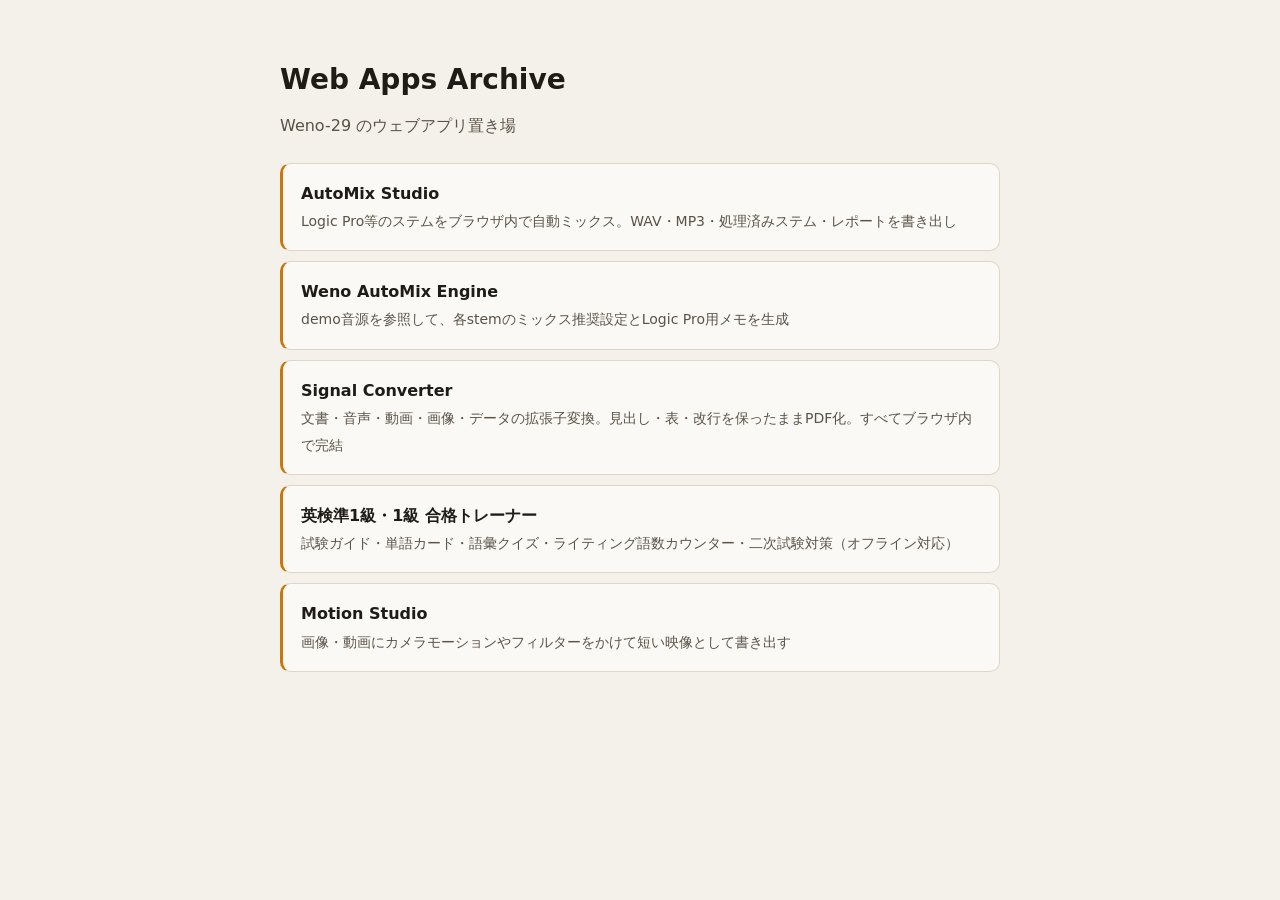
<file: index.html>
<!doctype html>
<html lang="ja">
<head>
  <meta charset="utf-8">
  <meta name="viewport" content="width=device-width, initial-scale=1">
  <title>Web Apps Archive</title>
  <style>
    :root { --bg:#121212; --panel:#1c1b19; --line:#2f2d29; --ink:#ece7df; --ink-2:#b3ab9f; --accent:#f2a33a; }
    @media (prefers-color-scheme: light) {
      :root { --bg:#f4f1ea; --panel:#fbf9f5; --line:#ddd6c9; --ink:#1f1b16; --ink-2:#5a5247; --accent:#c9760a; }
    }
    * { box-sizing: border-box; }
    body { margin:0; background:var(--bg); color:var(--ink); font-family:system-ui,-apple-system,'Hiragino Sans',sans-serif; line-height:1.7; }
    main { width:min(720px, 100% - 32px); margin:0 auto; padding:56px 0; }
    h1 { font-size:28px; margin:0 0 8px; }
    p { color:var(--ink-2); margin:0 0 24px; }
    ul { list-style:none; padding:0; margin:0; display:grid; gap:10px; }
    a.card { display:block; padding:16px 18px; background:var(--panel); border:1px solid var(--line); border-left:3px solid var(--accent); border-radius:10px; color:inherit; text-decoration:none; }
    a.card:hover { border-color:var(--accent); }
    a.card b { display:block; font-size:16px; }
    a.card span { color:var(--ink-2); font-size:14px; }
  </style>
</head>
<body>
  <main>
    <h1>Web Apps Archive</h1>
    <p>Weno-29 のウェブアプリ置き場</p>
    <ul>
      <li><a class="card" href="./automix-studio/"><b>AutoMix Studio</b><span>Logic Pro等のステムをブラウザ内で自動ミックス。WAV・MP3・処理済みステム・レポートを書き出し</span></a></li>
      <li><a class="card" href="./weno-automix/"><b>Weno AutoMix Engine</b><span>demo音源を参照して、各stemのミックス推奨設定とLogic Pro用メモを生成</span></a></li>
      <li><a class="card" href="./signal-converter/"><b>Signal Converter</b><span>文書・音声・動画・画像・データの拡張子変換。見出し・表・改行を保ったままPDF化。すべてブラウザ内で完結</span></a></li>
      <li><a class="card" href="./eiken-trainer/"><b>英検準1級・1級 合格トレーナー</b><span>試験ガイド・単語カード・語彙クイズ・ライティング語数カウンター・二次試験対策（オフライン対応）</span></a></li>
      <li><a class="card" href="./motion-studio/"><b>Motion Studio</b><span>画像・動画にカメラモーションやフィルターをかけて短い映像として書き出す</span></a></li>
    </ul>
  </main>
</body>
</html>
</file>
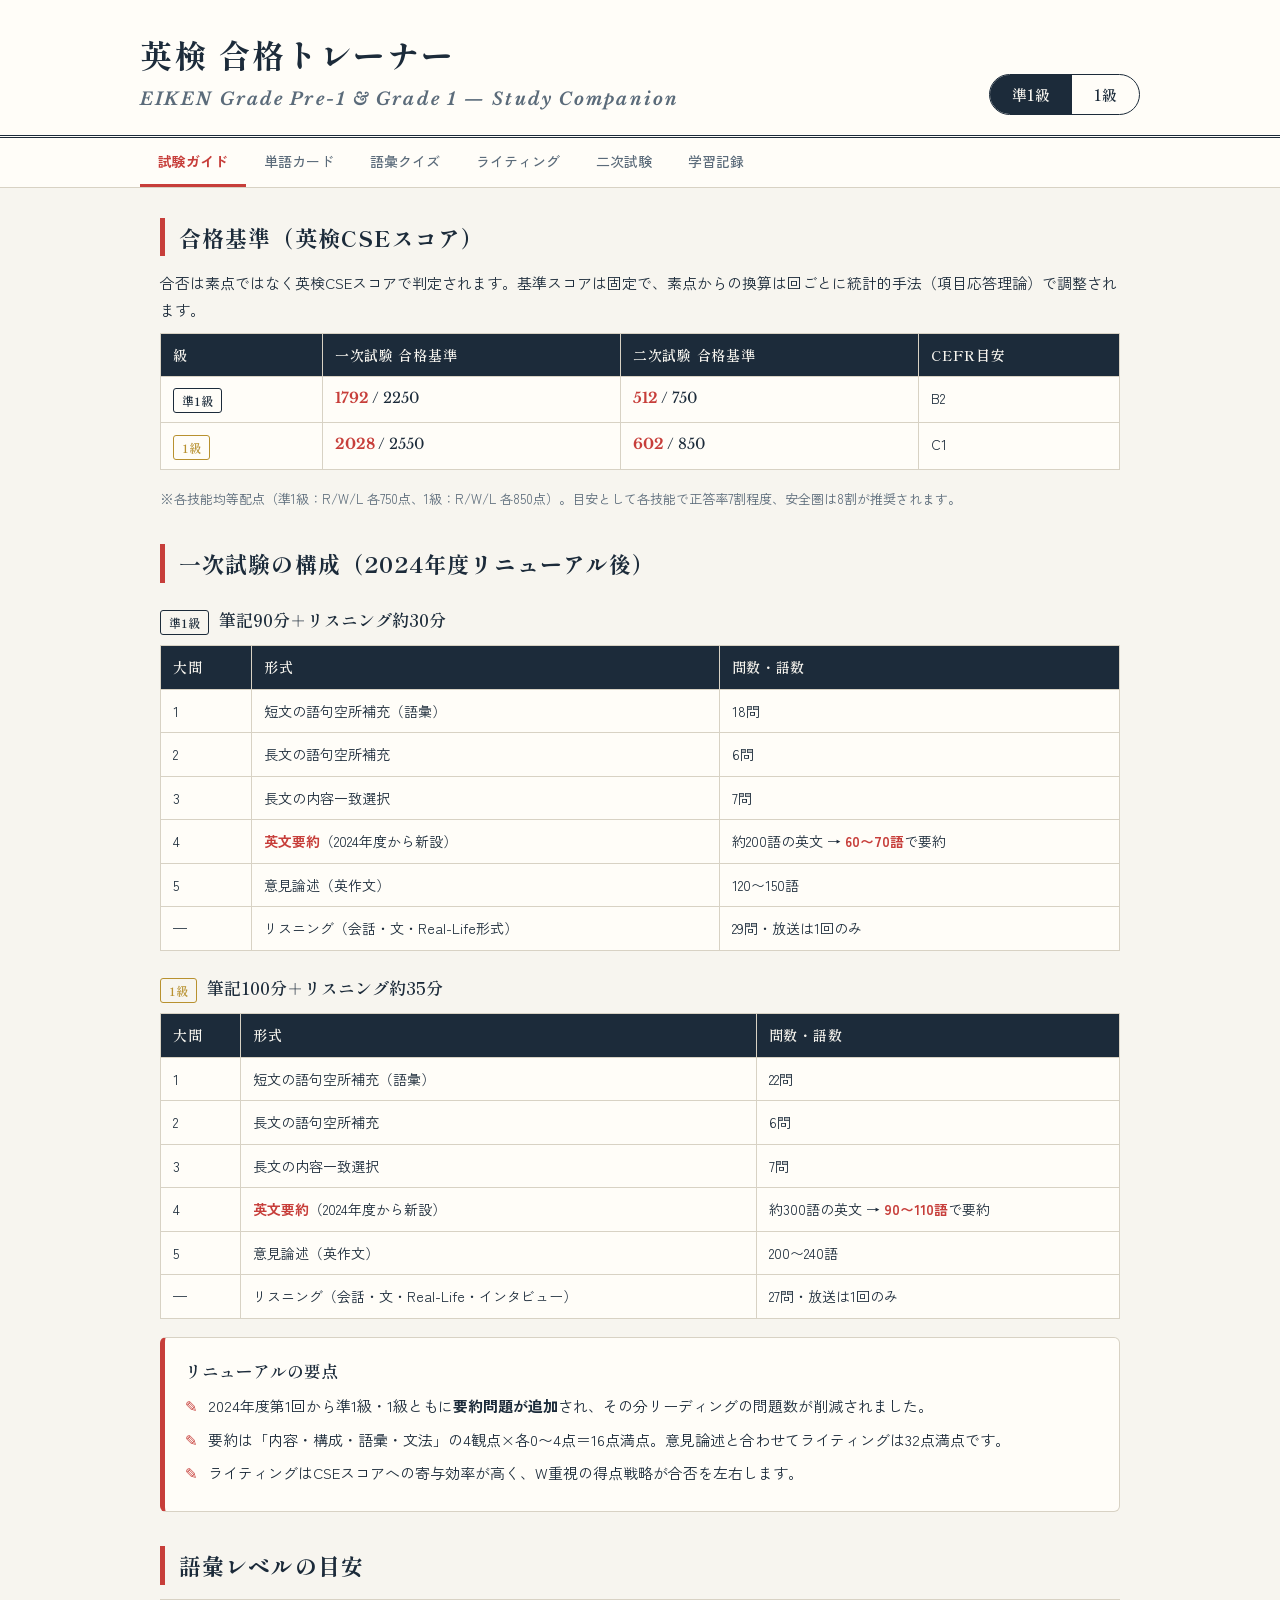
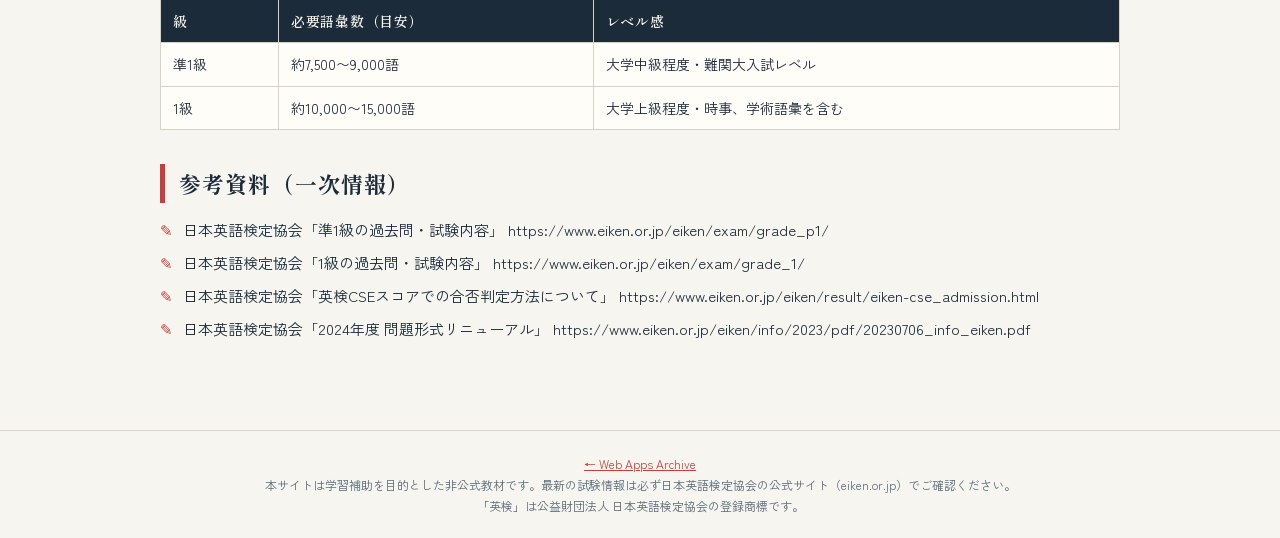
<file: eiken-trainer/index.html>
<!DOCTYPE html>
<html lang="ja">
<head>
<meta charset="UTF-8">
<meta name="viewport" content="width=device-width, initial-scale=1.0">
<title>英検準1級・1級 合格トレーナー</title>
<meta name="description" content="英検準1級・1級の試験ガイド、単語カード、語彙クイズ、ライティング語数カウンター、二次試験対策をまとめた学習Webアプリ">
<meta name="theme-color" content="#1c2b3a">
<link rel="manifest" href="./manifest.json">
<link rel="icon" href="./icon.svg" type="image/svg+xml">
<link rel="apple-touch-icon" href="./icon-192.png">
<meta name="apple-mobile-web-app-capable" content="yes">
<meta name="apple-mobile-web-app-title" content="英検トレーナー">
<link rel="preconnect" href="https://fonts.googleapis.com">
<link href="https://fonts.googleapis.com/css2?family=Shippori+Mincho:wght@500;600;800&family=Zen+Kaku+Gothic+New:wght@400;500;700&family=Libre+Baskerville:ital@0;1&display=swap" rel="stylesheet">
<style>
:root{
  --ink:#1c2b3a;        /* 墨紺 */
  --paper:#f7f5ef;      /* 和紙 */
  --card:#fffdf8;
  --akapen:#c73e3a;     /* 朱・赤ペン */
  --akapen-soft:#f3ded9;
  --gold:#b8912f;       /* 1級バッジ */
  --sub:#5b6b7a;        /* 藍鼠 */
  --line:#d8d2c4;
  --ok:#2e7d5b;
  --serif:"Shippori Mincho",serif;
  --sans:"Zen Kaku Gothic New",sans-serif;
  --en:"Libre Baskerville",Georgia,serif;
}
*{margin:0;padding:0;box-sizing:border-box}
html{scroll-behavior:smooth}
body{background:var(--paper);color:var(--ink);font-family:var(--sans);line-height:1.75;font-size:15px}
@media(prefers-reduced-motion:reduce){*{animation:none!important;transition:none!important}}

/* ---------- header ---------- */
header{border-bottom:3px double var(--ink);background:var(--card);padding:26px 20px 20px}
.hwrap{max-width:1000px;margin:0 auto;display:flex;flex-wrap:wrap;align-items:flex-end;justify-content:space-between;gap:16px}
h1{font-family:var(--serif);font-weight:800;font-size:clamp(22px,4vw,32px);letter-spacing:.06em}
h1 .en{font-family:var(--en);font-style:italic;font-size:.55em;color:var(--sub);display:block;letter-spacing:.12em;margin-top:2px}
.lv-toggle{display:flex;border:1.5px solid var(--ink);border-radius:999px;overflow:hidden}
.lv-toggle button{border:0;background:transparent;padding:9px 22px;font-family:var(--serif);font-size:15px;font-weight:600;cursor:pointer;color:var(--ink);transition:background .15s}
.lv-toggle button.active{background:var(--ink);color:var(--paper)}
.lv-toggle button.g1.active{background:var(--gold)}
nav{background:var(--card);border-bottom:1px solid var(--line);position:sticky;top:0;z-index:10}
.nwrap{max-width:1000px;margin:0 auto;display:flex;overflow-x:auto}
nav button{border:0;background:transparent;padding:13px 18px;font-family:var(--sans);font-size:14px;font-weight:500;color:var(--sub);cursor:pointer;white-space:nowrap;border-bottom:3px solid transparent}
nav button.active{color:var(--akapen);border-bottom-color:var(--akapen);font-weight:700}
nav button:focus-visible,.lv-toggle button:focus-visible,button:focus-visible{outline:2px solid var(--akapen);outline-offset:2px}

main{max-width:1000px;margin:0 auto;padding:30px 20px 80px}
section{display:none}
section.show{display:block;animation:fade .3s ease}
@keyframes fade{from{opacity:0;transform:translateY(6px)}to{opacity:1;transform:none}}

h2{font-family:var(--serif);font-size:22px;font-weight:800;letter-spacing:.05em;margin:34px 0 14px;padding-left:14px;border-left:5px solid var(--akapen)}
h2:first-child{margin-top:0}
h3{font-family:var(--serif);font-size:17px;font-weight:600;margin:22px 0 8px}
p{margin-bottom:10px}
.note{font-size:13px;color:var(--sub)}
.lvtag{display:inline-block;font-family:var(--serif);font-size:12px;font-weight:600;border:1.2px solid var(--ink);border-radius:3px;padding:1px 8px;margin-right:6px;vertical-align:middle}
.lvtag.g1{border-color:var(--gold);color:var(--gold)}

table{width:100%;border-collapse:collapse;background:var(--card);margin:10px 0 18px;font-size:14px}
th,td{border:1px solid var(--line);padding:9px 12px;text-align:left;vertical-align:top}
th{background:var(--ink);color:var(--paper);font-family:var(--serif);font-weight:600;letter-spacing:.05em}
td b{color:var(--akapen)}
.score{font-family:var(--en);font-size:1.05em}

.box{background:var(--card);border:1px solid var(--line);border-radius:6px;padding:18px 20px;margin:12px 0}
.box.red{border-left:5px solid var(--akapen)}
ul.tips{list-style:none}
ul.tips li{padding-left:1.5em;position:relative;margin-bottom:7px}
ul.tips li::before{content:"✎";color:var(--akapen);position:absolute;left:0}

/* ---------- 単語カード (ring-bound card) ---------- */
.cardzone{display:flex;flex-direction:column;align-items:center;margin-top:18px}
.wcard{width:min(480px,92vw);height:280px;perspective:1200px;cursor:pointer}
.wcard-inner{position:relative;width:100%;height:100%;transition:transform .5s;transform-style:preserve-3d}
.wcard.flipped .wcard-inner{transform:rotateX(180deg)}
.face{position:absolute;inset:0;backface-visibility:hidden;background:var(--card);border:1.5px solid var(--ink);border-radius:10px;display:flex;flex-direction:column;align-items:center;justify-content:center;padding:28px;box-shadow:0 3px 0 #d9d3c5,0 6px 0 #cfc8b8}
.face::before{content:"";position:absolute;top:16px;left:16px;width:22px;height:22px;border:2.5px solid var(--sub);border-radius:50%;background:var(--paper)} /* リング穴 */
.face.back{transform:rotateX(180deg)}
.face .word{font-family:var(--en);font-size:clamp(28px,6vw,40px);letter-spacing:.02em}
.face .pos{font-family:var(--en);font-style:italic;color:var(--sub);margin-top:6px}
.face .jp{font-family:var(--serif);font-size:clamp(22px,5vw,30px);font-weight:600;color:var(--akapen)}
.face .ex{font-family:var(--en);font-style:italic;font-size:14px;color:var(--sub);margin-top:14px;text-align:center}
.face .hint{position:absolute;bottom:12px;font-size:11px;color:var(--sub)}
.cardctrl{display:flex;gap:10px;margin-top:18px;flex-wrap:wrap;justify-content:center}
.btn{font-family:var(--sans);font-size:14px;font-weight:500;border:1.5px solid var(--ink);background:var(--card);color:var(--ink);border-radius:6px;padding:9px 20px;cursor:pointer;transition:background .15s}
.btn:hover{background:var(--ink);color:var(--paper)}
.btn.primary{background:var(--akapen);border-color:var(--akapen);color:#fff}
.btn.primary:hover{background:#a83230}
.counter{font-family:var(--en);color:var(--sub);margin-top:10px;font-size:13px}

/* ---------- クイズ (赤ペン ◯✕) ---------- */
.qbox{background:var(--card);border:1px solid var(--line);border-radius:8px;padding:24px;margin-top:16px;position:relative}
.qword{font-family:var(--en);font-size:clamp(26px,5vw,36px);text-align:center;margin:8px 0 20px}
.opts{display:grid;grid-template-columns:1fr 1fr;gap:10px}
@media(max-width:560px){.opts{grid-template-columns:1fr}}
.opts button{border:1.5px solid var(--line);background:var(--paper);border-radius:6px;padding:13px;font-size:15px;font-family:var(--serif);cursor:pointer;text-align:center;transition:border-color .15s}
.opts button:hover:not(:disabled){border-color:var(--ink)}
.opts button:disabled{cursor:default;opacity:.85}
.opts button.correct{border-color:var(--akapen);background:#fdf6f0}
.opts button.wrong{border-color:var(--sub);background:#eee}
.mark{position:absolute;top:6px;right:18px;font-size:64px;font-family:var(--serif);color:var(--akapen);pointer-events:none;line-height:1;text-shadow:1px 1px 0 rgba(199,62,58,.25);transform:rotate(-8deg);animation:stamp .25s ease}
@keyframes stamp{from{transform:scale(1.6) rotate(-8deg);opacity:0}to{transform:scale(1) rotate(-8deg);opacity:1}}
.qprog{font-family:var(--en);color:var(--sub);font-size:13px}
.result{text-align:center;padding:20px 0}
.result .big{font-family:var(--serif);font-size:40px;font-weight:800;color:var(--akapen)}
.review{margin-top:14px;font-size:14px}
.review li{margin-bottom:4px}
.review .en{font-family:var(--en)}

/* ---------- writing ---------- */
textarea{width:100%;min-height:190px;border:1.5px solid var(--line);border-radius:6px;padding:14px;font-family:var(--en);font-size:15px;line-height:1.7;background:var(--card);resize:vertical}
textarea:focus{outline:2px solid var(--akapen);outline-offset:1px}
.wc{font-family:var(--en);font-size:14px;margin-top:6px}
.wc .num{font-size:20px;font-weight:700}
.wc.in{color:var(--ok)}
.wc.out{color:var(--akapen)}
select{font-family:var(--sans);font-size:14px;padding:8px 12px;border:1.5px solid var(--ink);border-radius:6px;background:var(--card)}
.phrase{display:grid;grid-template-columns:1fr 1fr;gap:8px 20px;font-size:14px}
@media(max-width:560px){.phrase{grid-template-columns:1fr}}
.phrase div{padding:6px 0;border-bottom:1px dashed var(--line)}
.phrase .en{font-family:var(--en)}
.phrase .jp{color:var(--sub);font-size:13px}

/* ---------- progress ---------- */
.hist td{font-size:14px}
.empty{color:var(--sub);font-size:14px;padding:14px;text-align:center;border:1px dashed var(--line);border-radius:6px}
footer{border-top:1px solid var(--line);text-align:center;padding:22px;font-size:12px;color:var(--sub)}
a{color:var(--akapen)}
</style>
</head>
<body>

<header>
  <div class="hwrap">
    <h1>英検 合格トレーナー<span class="en">EIKEN Grade Pre-1 &amp; Grade 1 — Study Companion</span></h1>
    <div class="lv-toggle" role="group" aria-label="級の切り替え">
      <button id="lvP1" class="active" onclick="setLevel('p1')">準1級</button>
      <button id="lvG1" class="g1" onclick="setLevel('g1')">1級</button>
    </div>
  </div>
</header>

<nav>
  <div class="nwrap">
    <button class="active" data-tab="guide" onclick="setTab('guide')">試験ガイド</button>
    <button data-tab="cards" onclick="setTab('cards')">単語カード</button>
    <button data-tab="quiz" onclick="setTab('quiz')">語彙クイズ</button>
    <button data-tab="writing" onclick="setTab('writing')">ライティング</button>
    <button data-tab="speaking" onclick="setTab('speaking')">二次試験</button>
    <button data-tab="progress" onclick="setTab('progress')">学習記録</button>
  </div>
</nav>

<main>

<!-- ================= 試験ガイド ================= -->
<section id="guide" class="show">
  <h2>合格基準（英検CSEスコア）</h2>
  <p>合否は素点ではなく英検CSEスコアで判定されます。基準スコアは固定で、素点からの換算は回ごとに統計的手法（項目応答理論）で調整されます。</p>
  <table>
    <tr><th>級</th><th>一次試験 合格基準</th><th>二次試験 合格基準</th><th>CEFR目安</th></tr>
    <tr><td><span class="lvtag">準1級</span></td><td class="score"><b>1792</b> / 2250</td><td class="score"><b>512</b> / 750</td><td>B2</td></tr>
    <tr><td><span class="lvtag g1">1級</span></td><td class="score"><b>2028</b> / 2550</td><td class="score"><b>602</b> / 850</td><td>C1</td></tr>
  </table>
  <p class="note">※各技能均等配点（準1級：R/W/L 各750点、1級：R/W/L 各850点）。目安として各技能で正答率7割程度、安全圏は8割が推奨されます。</p>

  <h2>一次試験の構成（2024年度リニューアル後）</h2>
  <h3><span class="lvtag">準1級</span> 筆記90分＋リスニング約30分</h3>
  <table>
    <tr><th>大問</th><th>形式</th><th>問数・語数</th></tr>
    <tr><td>1</td><td>短文の語句空所補充（語彙）</td><td>18問</td></tr>
    <tr><td>2</td><td>長文の語句空所補充</td><td>6問</td></tr>
    <tr><td>3</td><td>長文の内容一致選択</td><td>7問</td></tr>
    <tr><td>4</td><td><b>英文要約</b>（2024年度から新設）</td><td>約200語の英文 → <b>60〜70語</b>で要約</td></tr>
    <tr><td>5</td><td>意見論述（英作文）</td><td>120〜150語</td></tr>
    <tr><td>—</td><td>リスニング（会話・文・Real-Life形式）</td><td>29問・放送は1回のみ</td></tr>
  </table>
  <h3><span class="lvtag g1">1級</span> 筆記100分＋リスニング約35分</h3>
  <table>
    <tr><th>大問</th><th>形式</th><th>問数・語数</th></tr>
    <tr><td>1</td><td>短文の語句空所補充（語彙）</td><td>22問</td></tr>
    <tr><td>2</td><td>長文の語句空所補充</td><td>6問</td></tr>
    <tr><td>3</td><td>長文の内容一致選択</td><td>7問</td></tr>
    <tr><td>4</td><td><b>英文要約</b>（2024年度から新設）</td><td>約300語の英文 → <b>90〜110語</b>で要約</td></tr>
    <tr><td>5</td><td>意見論述（英作文）</td><td>200〜240語</td></tr>
    <tr><td>—</td><td>リスニング（会話・文・Real-Life・インタビュー）</td><td>27問・放送は1回のみ</td></tr>
  </table>

  <div class="box red">
    <h3 style="margin-top:0">リニューアルの要点</h3>
    <ul class="tips">
      <li>2024年度第1回から準1級・1級ともに<b>要約問題が追加</b>され、その分リーディングの問題数が削減されました。</li>
      <li>要約は「内容・構成・語彙・文法」の4観点×各0〜4点＝16点満点。意見論述と合わせてライティングは32点満点です。</li>
      <li>ライティングはCSEスコアへの寄与効率が高く、W重視の得点戦略が合否を左右します。</li>
    </ul>
  </div>

  <h2>語彙レベルの目安</h2>
  <table>
    <tr><th>級</th><th>必要語彙数（目安）</th><th>レベル感</th></tr>
    <tr><td>準1級</td><td>約7,500〜9,000語</td><td>大学中級程度・難関大入試レベル</td></tr>
    <tr><td>1級</td><td>約10,000〜15,000語</td><td>大学上級程度・時事、学術語彙を含む</td></tr>
  </table>

  <h2>参考資料（一次情報）</h2>
  <ul class="tips">
    <li>日本英語検定協会「準1級の過去問・試験内容」 https://www.eiken.or.jp/eiken/exam/grade_p1/</li>
    <li>日本英語検定協会「1級の過去問・試験内容」 https://www.eiken.or.jp/eiken/exam/grade_1/</li>
    <li>日本英語検定協会「英検CSEスコアでの合否判定方法について」 https://www.eiken.or.jp/eiken/result/eiken-cse_admission.html</li>
    <li>日本英語検定協会「2024年度 問題形式リニューアル」 https://www.eiken.or.jp/eiken/info/2023/pdf/20230706_info_eiken.pdf</li>
  </ul>
</section>

<!-- ================= 単語カード ================= -->
<section id="cards">
  <h2>単語カード <span class="note" id="cardLvNote"></span></h2>
  <p class="note">カードをクリック（またはスペースキー）で反転します。←→キーで前後に移動できます。</p>
  <div class="cardzone">
    <div class="wcard" id="wcard" tabindex="0" role="button" aria-label="単語カード。クリックで意味を表示">
      <div class="wcard-inner">
        <div class="face front">
          <div class="word" id="cw"></div>
          <div class="pos" id="cp"></div>
          <div class="hint">クリックで意味を表示</div>
        </div>
        <div class="face back">
          <div class="jp" id="cj"></div>
          <div class="ex" id="ce"></div>
          <div class="hint">クリックで英語に戻る</div>
        </div>
      </div>
    </div>
    <div class="counter" id="ccount"></div>
    <div class="cardctrl">
      <button class="btn" onclick="moveCard(-1)">← 前へ</button>
      <button class="btn primary" onclick="shuffleCards()">シャッフル</button>
      <button class="btn" onclick="moveCard(1)">次へ →</button>
    </div>
  </div>
</section>

<!-- ================= 語彙クイズ ================= -->
<section id="quiz">
  <h2>語彙クイズ（4択・10問） <span class="note" id="quizLvNote"></span></h2>
  <div id="quizArea">
    <div class="box" style="text-align:center">
      <p>大問1（短文の語句空所補充）の得点源となる語彙を、意味の4択でテストします。</p>
      <button class="btn primary" onclick="startQuiz()">クイズを開始する</button>
    </div>
  </div>
</section>

<!-- ================= ライティング ================= -->
<section id="writing">
  <h2>要約問題の型</h2>
  <div class="box red">
    <ul class="tips">
      <li><b>準1級：</b>約200語（3段落）→ 60〜70語。段落構成は「①施策の提示 → ②賛成・メリット → ③反対・デメリット」が定型です。</li>
      <li><b>1級：</b>約300語 → 90〜110語。各段落の主張を抽出し、1段落＝1〜2文で再構成します。</li>
      <li>本文の丸写しは減点対象。<b>自分の言葉でパラフレーズ</b>（具体語→抽象語への言い換え）が採点観点に含まれます。</li>
      <li>接続語（However / In contrast / Moreover 等）で段落間の論理関係を明示すると「構成」の得点が安定します。</li>
    </ul>
  </div>

  <h2>意見論述の構成テンプレート</h2>
  <div class="box">
    <p><b>Introduction</b>（主張の提示）→ <b>Body 1</b>（理由1＋具体化）→ <b>Body 2</b>（理由2＋具体化）→ <b>Conclusion</b>（主張の再提示）</p>
    <p class="note">準1級は120〜150語・理由2つ（POINTSから選択）。1級は200〜240語・理由3つが標準です。序論と結論で同じ表現の反復を避け、言い換えることが「語彙」観点の得点につながります。</p>
  </div>

  <h3>使える論述表現</h3>
  <div class="box">
    <div class="phrase">
      <div><span class="en">It is often argued that ...</span><br><span class="jp">〜だとしばしば論じられる（導入）</span></div>
      <div><span class="en">From my perspective, ...</span><br><span class="jp">私の観点では（主張）</span></div>
      <div><span class="en">The primary reason is that ...</span><br><span class="jp">第一の理由は（Body冒頭）</span></div>
      <div><span class="en">A case in point is ...</span><br><span class="jp">好例として（具体化）</span></div>
      <div><span class="en">Admittedly, ... However, ...</span><br><span class="jp">確かに〜だが、しかし（譲歩）</span></div>
      <div><span class="en">This is largely attributable to ...</span><br><span class="jp">これは主に〜に起因する（因果）</span></div>
      <div><span class="en">In light of these considerations, ...</span><br><span class="jp">以上を踏まえると（結論）</span></div>
      <div><span class="en">The benefits far outweigh the drawbacks.</span><br><span class="jp">利点は欠点をはるかに上回る（結論）</span></div>
    </div>
  </div>

  <h2>語数カウンター付き 練習エリア</h2>
  <p>課題タイプを選ぶと目標語数の範囲内かどうかを自動判定します（データは送信されません）。</p>
  <select id="wtask" onchange="countWords()">
    <option value="65">準1級・要約（60〜70語）</option>
    <option value="135">準1級・意見論述（120〜150語）</option>
    <option value="100">1級・要約（90〜110語）</option>
    <option value="220">1級・意見論述（200〜240語）</option>
  </select>
  <div style="margin-top:10px">
    <textarea id="wtext" placeholder="ここに英文を入力してください。" oninput="countWords()"></textarea>
    <div class="wc" id="wcount"><span class="num">0</span> words</div>
  </div>
</section>

<!-- ================= 二次試験 ================= -->
<section id="speaking">
  <h2>二次試験（面接）の形式</h2>
  <h3><span class="lvtag">準1級</span> 約8分</h3>
  <table>
    <tr><th>流れ</th><th>内容</th></tr>
    <tr><td>1. 自由会話</td><td>簡単な質疑（挨拶・日常的話題）</td></tr>
    <tr><td>2. ナレーション</td><td>4コマイラストの展開を<b>2分間</b>で説明（考慮時間1分）</td></tr>
    <tr><td>3. Q&amp;A（4問）</td><td>イラスト関連1問＋カードのトピックに関する社会性のある質問3問</td></tr>
  </table>
  <ul class="tips">
    <li>ナレーションは<b>過去形・過去進行形</b>で統一し、指定の書き出し文から始めます。</li>
    <li>登場人物の動作だけでなく、表情・心情・吹き出しの内容まで言語化すると描写が安定します。</li>
    <li>評価観点は「ナレーション・応答内容・語彙・文法・発音」に加え、態度（アティチュード）も含まれます。</li>
  </ul>

  <h3><span class="lvtag g1">1級</span> 約10分</h3>
  <table>
    <tr><th>流れ</th><th>内容</th></tr>
    <tr><td>1. 自由会話</td><td>面接委員2名との簡単な会話</td></tr>
    <tr><td>2. スピーチ</td><td>提示された5トピックから1つを選び、<b>1分の準備後、2分間</b>スピーチ</td></tr>
    <tr><td>3. Q&amp;A</td><td>スピーチ内容とトピックに関する質疑応答（約4分）</td></tr>
  </table>
  <ul class="tips">
    <li>トピックは社会・政治・環境・科学技術・倫理など時事的テーマが中心です。</li>
    <li>2分＝約200〜250語。意見論述と同じ「主張→理由2つ→結論」の型をそのまま口頭に転用できます。</li>
    <li>賛否が分かれるテーマでは、立場の一貫性が評価されます。準備段階で「即答できる持ちネタ」を10テーマ程度用意するのが定石です。</li>
  </ul>

  <h3>スピーチ練習トピック例（1級レベル）</h3>
  <div class="box">
    <ul class="tips" style="font-family:var(--en);font-size:14px">
      <li>Should governments regulate the development of artificial intelligence?</li>
      <li>Is globalization doing more harm than good to local cultures?</li>
      <li>Can renewable energy realistically replace fossil fuels?</li>
      <li>Should university education be free for all citizens?</li>
      <li>Does social media strengthen or weaken democracy?</li>
      <li>Is space exploration a worthwhile investment for humanity?</li>
    </ul>
  </div>
</section>

<!-- ================= 学習記録 ================= -->
<section id="progress">
  <h2>学習記録</h2>
  <p class="note">語彙クイズの結果はこの端末のブラウザに保存されます（サーバーには送信されません）。</p>
  <div id="histArea"><div class="empty">まだ記録がありません。語彙クイズを解くとここに履歴が表示されます。</div></div>
  <div style="margin-top:14px">
    <button class="btn" onclick="clearHistory()">記録をすべて削除</button>
  </div>
</section>

</main>

<footer>
  <a href="../">← Web Apps Archive</a><br>
  本サイトは学習補助を目的とした非公式教材です。最新の試験情報は必ず日本英語検定協会の公式サイト（eiken.or.jp）でご確認ください。<br>
  「英検」は公益財団法人 日本英語検定協会の登録商標です。
</footer>

<script>
/* =========================================================
   語彙データ（準1級48語 / 1級48語）
========================================================= */
const VOCAB = {
p1:[
["alleviate","v.","緩和する","alleviate poverty and hunger"],
["advocate","v./n.","提唱する；擁護者","advocate for renewable energy"],
["allocate","v.","割り当てる","allocate resources efficiently"],
["anonymous","adj.","匿名の","an anonymous donation"],
["coherent","adj.","首尾一貫した","a coherent argument"],
["compelling","adj.","説得力のある","compelling evidence"],
["comprise","v.","構成する","The committee comprises ten members."],
["contemplate","v.","熟考する","contemplate a career change"],
["curb","v.","抑制する","curb greenhouse gas emissions"],
["deceive","v.","欺く","deceive consumers with false ads"],
["deplete","v.","枯渇させる","deplete natural resources"],
["deteriorate","v.","悪化する","Relations deteriorated rapidly."],
["disperse","v.","分散させる","The crowd dispersed quietly."],
["eligible","adj.","資格のある","eligible for a scholarship"],
["endorse","v.","支持する・推奨する","endorse a political candidate"],
["evoke","v.","呼び起こす","evoke childhood memories"],
["feasible","adj.","実行可能な","a feasible plan"],
["fluctuate","v.","変動する","Prices fluctuate seasonally."],
["foster","v.","育成する・促進する","foster international cooperation"],
["hinder","v.","妨げる","hinder economic growth"],
["imperative","adj.","必須の・急務の","It is imperative to act now."],
["implement","v.","実施する","implement a new policy"],
["induce","v.","誘発する","induce behavioral change"],
["inevitable","adj.","避けられない","an inevitable consequence"],
["lucrative","adj.","儲かる","a lucrative business"],
["mitigate","v.","軽減する","mitigate climate risks"],
["notorious","adj.","悪名高い","notorious for heavy traffic"],
["obsolete","adj.","時代遅れの","obsolete technology"],
["offset","v.","相殺する","offset carbon emissions"],
["plausible","adj.","もっともらしい","a plausible explanation"],
["prevalent","adj.","蔓延している","a prevalent belief"],
["provoke","v.","引き起こす・挑発する","provoke a strong reaction"],
["prudent","adj.","慎重な","a prudent investment"],
["redundant","adj.","余剰の・冗長な","redundant information"],
["reluctant","adj.","気が進まない","reluctant to change"],
["retain","v.","保持する","retain skilled workers"],
["scrutinize","v.","精査する","scrutinize the data"],
["subsidize","v.","助成する","subsidize public transport"],
["substantial","adj.","かなりの","a substantial increase"],
["susceptible","adj.","影響を受けやすい","susceptible to disease"],
["tangible","adj.","有形の・明白な","tangible benefits"],
["tedious","adj.","退屈な・単調な","a tedious task"],
["thrive","v.","繁栄する","Small businesses thrive here."],
["undermine","v.","弱体化させる","undermine public trust"],
["versatile","adj.","多才な・万能の","a versatile musician"],
["viable","adj.","実行可能な","a viable alternative"],
["vulnerable","adj.","脆弱な","vulnerable populations"],
["withstand","v.","耐える","withstand extreme heat"]
],
g1:[
["aberration","n.","逸脱・異常","a statistical aberration"],
["acquiesce","v.","黙認する・従う","acquiesce to the demands"],
["admonish","v.","諭す・戒める","admonish him for being late"],
["ameliorate","v.","改善する","ameliorate living conditions"],
["belligerent","adj.","好戦的な","a belligerent tone"],
["capitulate","v.","降伏する・屈する","capitulate to pressure"],
["castigate","v.","酷評する・厳しく非難する","castigated by the press"],
["clandestine","adj.","秘密の・内密の","a clandestine meeting"],
["conflate","v.","混同する","conflate two distinct issues"],
["conundrum","n.","難問","an ethical conundrum"],
["debilitate","v.","衰弱させる","a debilitating illness"],
["denounce","v.","公然と非難する","denounce the violence"],
["disparage","v.","見くびる・けなす","disparage his achievements"],
["egregious","adj.","甚だしい・実にひどい","an egregious error"],
["ephemeral","adj.","儚い・短命の","ephemeral fame"],
["exacerbate","v.","悪化させる","exacerbate the crisis"],
["exonerate","v.","無罪にする・免責する","exonerated by new evidence"],
["fastidious","adj.","凝り性の・細部にこだわる","fastidious about details"],
["feign","v.","装う・ふりをする","feign ignorance"],
["garner","v.","集める・獲得する","garner public support"],
["gregarious","adj.","社交的な","a gregarious personality"],
["harbinger","n.","前兆・先駆け","a harbinger of change"],
["impeccable","adj.","非の打ち所がない","impeccable manners"],
["incessant","adj.","絶え間ない","incessant rain"],
["indigenous","adj.","先住の・固有の","indigenous communities"],
["insinuate","v.","ほのめかす","insinuate that he lied"],
["juxtapose","v.","並置する・対比する","juxtapose tradition and modernity"],
["lucid","adj.","明晰な・わかりやすい","a lucid explanation"],
["meticulous","adj.","細心の・几帳面な","meticulous research"],
["nefarious","adj.","極悪な","nefarious activities"],
["obfuscate","v.","曖昧にする・不明瞭にする","obfuscate the truth"],
["ostentatious","adj.","派手な・見せびらかす","an ostentatious display of wealth"],
["pernicious","adj.","有害な・悪質な","a pernicious influence"],
["placate","v.","なだめる","placate angry customers"],
["precarious","adj.","不安定な・危うい","a precarious situation"],
["quintessential","adj.","典型的な・真髄の","the quintessential jazz album"],
["recalcitrant","adj.","反抗的な・手に負えない","a recalcitrant student"],
["relinquish","v.","放棄する・手放す","relinquish control"],
["reprimand","v.","叱責する","officially reprimanded"],
["sanguine","adj.","楽観的な","sanguine about the future"],
["scrupulous","adj.","良心的な・入念な","scrupulous attention to detail"],
["taciturn","adj.","無口な","a taciturn composer"],
["tenacious","adj.","粘り強い","a tenacious negotiator"],
["ubiquitous","adj.","遍在する・どこにでもある","Smartphones are ubiquitous."],
["vehement","adj.","激しい・熱烈な","vehement opposition"],
["vindicate","v.","正当性を立証する","vindicated by history"],
["volatile","adj.","不安定な・変動しやすい","a volatile market"],
["zealous","adj.","熱心な・熱狂的な","a zealous reformer"]
]};

/* ========================= 状態 ========================= */
let level = "p1";
let tab = "guide";
let deck = [], cardIdx = 0;
let quiz = null;
let history_ = [];
let storageOK = false;

const LVNAME = {p1:"準1級", g1:"1級"};

/* ========================= 級・タブ ========================= */
function setLevel(lv){
  level = lv;
  document.getElementById("lvP1").classList.toggle("active", lv==="p1");
  document.getElementById("lvG1").classList.toggle("active", lv==="g1");
  document.documentElement.style.setProperty("--akapen", lv==="g1" ? "#b8912f" : "#c73e3a");
  buildDeck(); renderCard();
  document.getElementById("cardLvNote").textContent = "— " + LVNAME[lv] + "レベル " + VOCAB[lv].length + "語";
  document.getElementById("quizLvNote").textContent = "— " + LVNAME[lv] + "レベル";
  resetQuizUI();
}
function setTab(t){
  tab = t;
  document.querySelectorAll("nav button").forEach(b=>b.classList.toggle("active", b.dataset.tab===t));
  document.querySelectorAll("main section").forEach(s=>s.classList.toggle("show", s.id===t));
}

/* ========================= 単語カード ========================= */
function buildDeck(){ deck = VOCAB[level].slice(); cardIdx = 0; }
function shuffleCards(){
  for(let i=deck.length-1;i>0;i--){const j=Math.floor(Math.random()*(i+1));[deck[i],deck[j]]=[deck[j],deck[i]];}
  cardIdx = 0; renderCard();
}
function moveCard(d){
  cardIdx = (cardIdx + d + deck.length) % deck.length;
  renderCard();
}
function renderCard(){
  const w = deck[cardIdx];
  const el = document.getElementById("wcard");
  el.classList.remove("flipped");
  document.getElementById("cw").textContent = w[0];
  document.getElementById("cp").textContent = w[1];
  document.getElementById("cj").textContent = w[2];
  document.getElementById("ce").textContent = w[3];
  document.getElementById("ccount").textContent = (cardIdx+1) + " / " + deck.length;
}
document.addEventListener("DOMContentLoaded", ()=>{
  const el = document.getElementById("wcard");
  el.addEventListener("click", ()=>el.classList.toggle("flipped"));
  el.addEventListener("keydown", e=>{
    if(e.key===" "||e.key==="Enter"){e.preventDefault();el.classList.toggle("flipped");}
  });
  document.addEventListener("keydown", e=>{
    if(tab!=="cards") return;
    if(e.key==="ArrowLeft") moveCard(-1);
    if(e.key==="ArrowRight") moveCard(1);
  });
  buildDeck(); renderCard();
  document.getElementById("cardLvNote").textContent = "— 準1級レベル " + VOCAB.p1.length + "語";
  document.getElementById("quizLvNote").textContent = "— 準1級レベル";
  loadHistory();
});

/* ========================= クイズ ========================= */
function resetQuizUI(){
  quiz = null;
  document.getElementById("quizArea").innerHTML =
   '<div class="box" style="text-align:center"><p>大問1（短文の語句空所補充）の得点源となる語彙を、意味の4択でテストします。</p><button class="btn primary" onclick="startQuiz()">クイズを開始する</button></div>';
}
function startQuiz(){
  const pool = VOCAB[level].slice();
  for(let i=pool.length-1;i>0;i--){const j=Math.floor(Math.random()*(i+1));[pool[i],pool[j]]=[pool[j],pool[i]];}
  const qs = pool.slice(0,10).map(w=>{
    const wrong = pool.filter(x=>x[0]!==w[0]);
    const opts = [w[2]];
    while(opts.length<4){
      const c = wrong[Math.floor(Math.random()*wrong.length)][2];
      if(!opts.includes(c)) opts.push(c);
    }
    for(let i=opts.length-1;i>0;i--){const j=Math.floor(Math.random()*(i+1));[opts[i],opts[j]]=[opts[j],opts[i]];}
    return {word:w[0], pos:w[1], ans:w[2], ex:w[3], opts};
  });
  quiz = {qs, idx:0, score:0, wrongList:[]};
  renderQuestion();
}
function renderQuestion(){
  const q = quiz.qs[quiz.idx];
  const area = document.getElementById("quizArea");
  area.innerHTML =
    '<div class="qbox">' +
      '<div class="qprog">Question ' + (quiz.idx+1) + ' / ' + quiz.qs.length + '　Score: ' + quiz.score + '</div>' +
      '<div class="qword">' + q.word + ' <span style="font-size:.45em;color:var(--sub);font-style:italic">' + q.pos + '</span></div>' +
      '<div class="opts">' + q.opts.map(o=>'<button onclick="answer(this)">'+o+'</button>').join('') + '</div>' +
    '</div>';
}
function answer(btn){
  const q = quiz.qs[quiz.idx];
  const buttons = document.querySelectorAll(".opts button");
  buttons.forEach(b=>{
    b.disabled = true;
    if(b.textContent === q.ans) b.classList.add("correct");
  });
  const box = document.querySelector(".qbox");
  const mark = document.createElement("div");
  mark.className = "mark";
  if(btn.textContent === q.ans){
    quiz.score++;
    mark.textContent = "◯";
  }else{
    btn.classList.add("wrong");
    mark.textContent = "✕";
    quiz.wrongList.push(q);
  }
  box.appendChild(mark);
  setTimeout(()=>{
    quiz.idx++;
    if(quiz.idx < quiz.qs.length) renderQuestion();
    else finishQuiz();
  }, 1100);
}
function finishQuiz(){
  const s = quiz.score, t = quiz.qs.length;
  let review = "";
  if(quiz.wrongList.length){
    review = '<div class="review"><h3>復習リスト</h3><ul>' +
      quiz.wrongList.map(q=>'<li><span class="en">'+q.word+'</span> — '+q.ans+'（<span class="en" style="font-style:italic">'+q.ex+'</span>）</li>').join('') +
      '</ul></div>';
  }
  document.getElementById("quizArea").innerHTML =
    '<div class="qbox"><div class="result">' +
      '<div class="big">' + s + ' / ' + t + '</div>' +
      '<p>' + (s>=8 ? "本番の大問1でも通用する水準です。" : s>=5 ? "あと一歩です。復習リストを単語カードで確認してください。" : "語彙の底上げが優先課題です。単語カードから反復してください。") + '</p>' +
      '<button class="btn primary" onclick="startQuiz()">もう一度</button> ' +
      '<button class="btn" onclick="resetQuizUI()">終了</button>' +
    '</div>' + review + '</div>';
  saveResult(s, t);
}

/* ========================= 語数カウンター ========================= */
const RANGES = {65:[60,70],135:[120,150],100:[90,110],220:[200,240]};
function countWords(){
  const txt = document.getElementById("wtext").value.trim();
  const n = txt ? txt.split(/\s+/).length : 0;
  const key = document.getElementById("wtask").value;
  const [lo,hi] = RANGES[key];
  const el = document.getElementById("wcount");
  const inRange = n>=lo && n<=hi;
  el.className = "wc " + (n===0 ? "" : inRange ? "in" : "out");
  el.innerHTML = '<span class="num">'+n+'</span> words　（目標 '+lo+'〜'+hi+'語'+(n===0?"":inRange?"：範囲内":n<lo?"：あと"+(lo-n)+"語不足":"："+(n-hi)+"語超過")+'）';
}

/* ========================= 学習記録（localStorage） ========================= */
const HKEY = "eiken-quiz-history";
function loadHistory(){
  try{ const v = localStorage.getItem(HKEY); if(v) history_ = JSON.parse(v); storageOK = true; }
  catch(e){ storageOK = false; }
  renderHistory();
}
function saveResult(score,total){
  history_.unshift({d:new Date().toISOString().slice(0,10), lv:LVNAME[level], s:score, t:total});
  history_ = history_.slice(0,50);
  renderHistory();
  if(storageOK){ try{ localStorage.setItem(HKEY, JSON.stringify(history_)); }catch(e){} }
}
function clearHistory(){
  if(!confirm("学習記録をすべて削除しますか？")) return;
  history_ = [];
  renderHistory();
  try{ localStorage.removeItem(HKEY); }catch(e){}
}
function renderHistory(){
  const area = document.getElementById("histArea");
  if(!history_.length){
    area.innerHTML = '<div class="empty">まだ記録がありません。語彙クイズを解くとここに履歴が表示されます。</div>';
    return;
  }
  area.innerHTML = '<table class="hist"><tr><th>日付</th><th>級</th><th>結果</th><th>正答率</th></tr>' +
    history_.map(h=>'<tr><td>'+h.d+'</td><td>'+h.lv+'</td><td class="score">'+h.s+' / '+h.t+'</td><td>'+Math.round(h.s/h.t*100)+'%</td></tr>').join('') +
    '</table>';
}

/* ========================= PWA ========================= */
if("serviceWorker" in navigator){
  window.addEventListener("load", ()=>navigator.serviceWorker.register("./sw.js").catch(()=>{}));
}
</script>
</body>
</html>
</file>
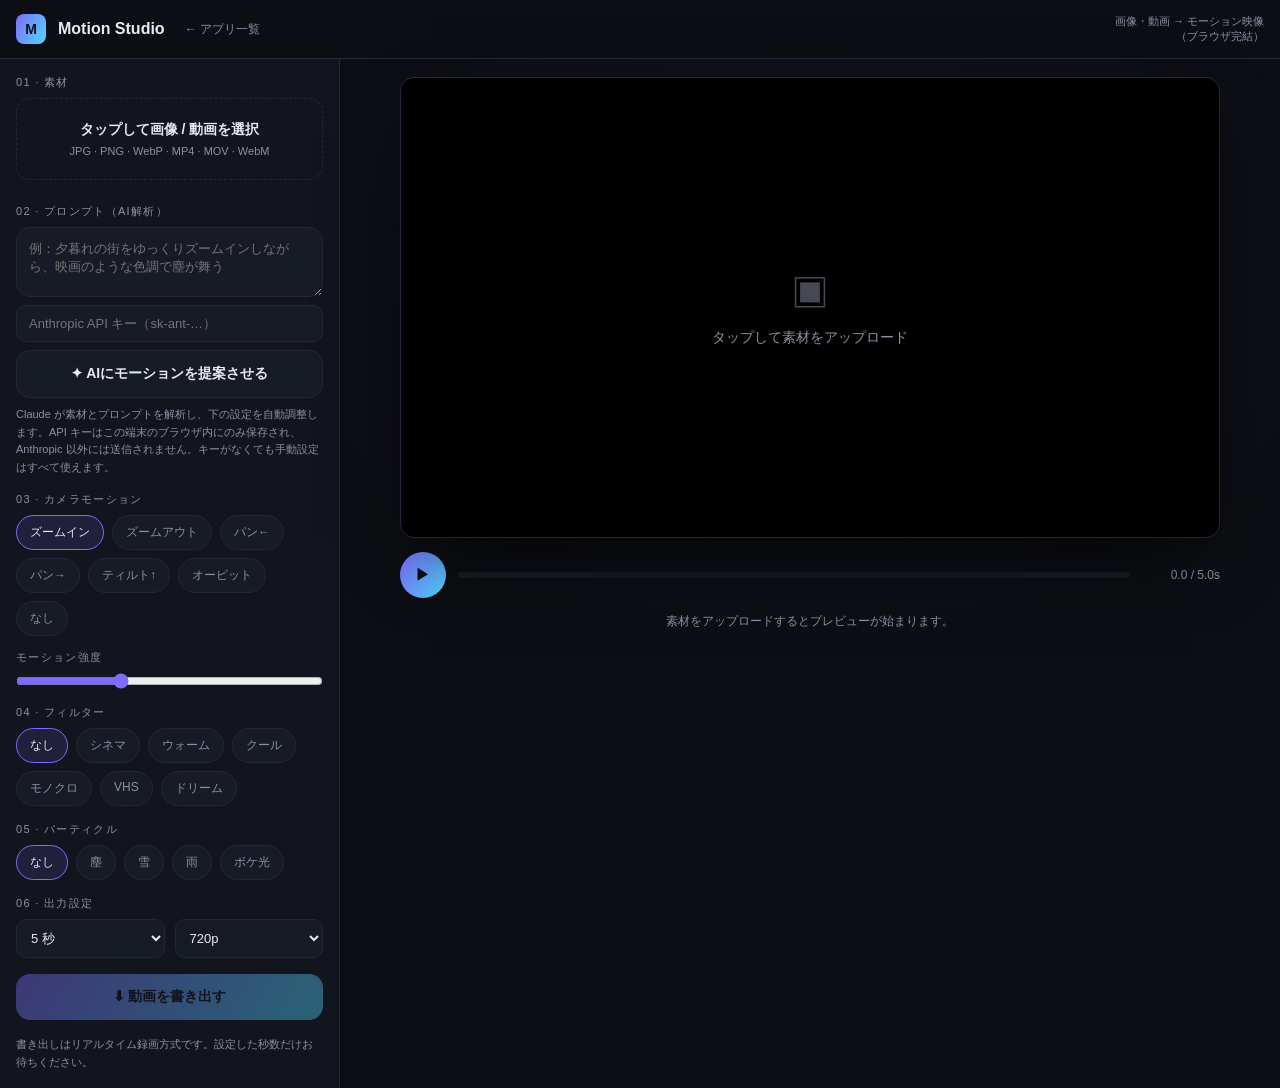
<file: motion-studio/index.html>
<!DOCTYPE html>
<html lang="ja">
<head>
<meta charset="UTF-8">
<meta name="viewport" content="width=device-width, initial-scale=1.0">
<title>Motion Studio — 画像・動画からモーション映像を生成</title>
<style>
:root{
  --bg:#0c0e13; --panel:#12151d; --panel2:#171b25; --line:#232838;
  --text:#e8eaf2; --muted:#8b91a5; --vio:#7c6cff; --cyn:#4fd8ff;
  --grad:linear-gradient(120deg,#7c6cff,#4fd8ff); --radius:14px;
}
*{box-sizing:border-box;margin:0;padding:0;-webkit-tap-highlight-color:transparent}
body{
  background:var(--bg);color:var(--text);
  font-family:-apple-system,BlinkMacSystemFont,"Hiragino Sans","Noto Sans JP",sans-serif;
  font-size:14px;min-height:100vh;
}
.num{font-variant-numeric:tabular-nums}
header{display:flex;align-items:center;gap:12px;padding:14px 16px;border-bottom:1px solid var(--line)}
.logo{width:30px;height:30px;border-radius:8px;background:var(--grad);display:flex;align-items:center;justify-content:center;font-weight:700;color:#0c0e13}
header h1{font-size:16px;font-weight:700}
header .sub{color:var(--muted);font-size:11px;margin-left:auto;text-align:right}
.layout{display:grid;grid-template-columns:340px 1fr;min-height:calc(100vh - 59px)}
@media(max-width:860px){
  .layout{grid-template-columns:1fr}
  .layout{display:flex;flex-direction:column-reverse}
  .controls{border-right:none!important;border-top:1px solid var(--line)}
}
.controls{border-right:1px solid var(--line);padding:16px;display:flex;flex-direction:column;gap:16px;background:var(--panel)}
.block{display:flex;flex-direction:column;gap:8px}
.label{font-size:11px;letter-spacing:.12em;color:var(--muted);text-transform:uppercase}
.drop{border:1.5px dashed var(--line);border-radius:var(--radius);padding:22px 14px;text-align:center;cursor:pointer;transition:.2s;color:var(--muted)}
.drop:active,.drop.on{border-color:var(--vio);background:#7c6cff12;color:var(--text)}
.drop b{color:var(--text)}
textarea{width:100%;background:var(--panel2);border:1px solid var(--line);border-radius:var(--radius);color:var(--text);padding:12px;font-family:inherit;font-size:13px;resize:vertical;min-height:70px}
textarea:focus{outline:none;border-color:var(--vio)}
.key{width:100%;background:var(--panel2);border:1px solid var(--line);border-radius:10px;color:var(--text);padding:10px 12px;font-family:inherit;font-size:13px}
.key:focus{outline:none;border-color:var(--vio)}
.back{color:var(--muted);font-size:12px;text-decoration:none;margin-left:8px}
.back:hover{color:var(--text)}
.row{display:flex;gap:8px;flex-wrap:wrap}
.chip{padding:8px 13px;border:1px solid var(--line);border-radius:999px;background:var(--panel2);color:var(--muted);cursor:pointer;font-size:12px;transition:.15s;user-select:none}
.chip.on{border-color:var(--vio);color:var(--text);background:#7c6cff22}
select,input[type=range]{width:100%;accent-color:var(--vio)}
select{background:var(--panel2);border:1px solid var(--line);border-radius:10px;color:var(--text);padding:10px;font-family:inherit;font-size:13px}
.btn{border:none;border-radius:var(--radius);padding:14px;font-weight:700;font-size:14px;cursor:pointer;font-family:inherit;transition:transform .1s,opacity .2s}
.btn:active{transform:scale(.98)}
.btn.primary{background:var(--grad);color:#0c0e13}
.btn.ghost{background:var(--panel2);color:var(--text);border:1px solid var(--line)}
.btn:disabled{opacity:.4}
.hint{font-size:11px;color:var(--muted);line-height:1.6}
.stage{display:flex;flex-direction:column;align-items:center;justify-content:flex-start;padding:18px;gap:14px;background:radial-gradient(600px 400px at 50% 20%,#7c6cff0d,transparent)}
.screen{width:100%;max-width:820px;aspect-ratio:16/9;background:#000;border-radius:var(--radius);border:1px solid var(--line);overflow:hidden;position:relative;box-shadow:0 30px 80px -30px #000}
canvas{width:100%;height:100%;display:block}
.empty{position:absolute;inset:0;display:flex;flex-direction:column;align-items:center;justify-content:center;gap:10px;color:var(--muted);cursor:pointer}
.empty .big{font-size:38px;opacity:.5}
.bar{width:100%;max-width:820px;display:flex;align-items:center;gap:12px}
.play{width:46px;height:46px;border-radius:50%;background:var(--grad);border:none;cursor:pointer;font-size:16px;color:#0c0e13;flex-shrink:0}
.track{flex:1;height:6px;background:var(--panel2);border-radius:3px;overflow:hidden}
.track .fill{height:100%;width:0%;background:var(--grad)}
.time{font-size:12px;color:var(--muted);min-width:78px;text-align:right}
.status{font-size:12px;color:var(--muted);min-height:18px;text-align:center;max-width:820px;line-height:1.6;word-break:break-all}
.status.ai{color:var(--cyn)}
.status.err{color:#ff8080}
.rec-dot{display:inline-block;width:8px;height:8px;border-radius:50%;background:#ff5c5c;margin-right:6px;animation:blink 1s infinite}
@keyframes blink{50%{opacity:.2}}
</style>
</head>
<body>

<header>
  <div class="logo">M</div>
  <h1>Motion Studio</h1>
  <a class="back" href="../">← アプリ一覧</a>
  <span class="sub">画像・動画 → モーション映像<br>（ブラウザ完結）</span>
</header>

<div class="layout">
  <aside class="controls">

    <div class="block">
      <span class="label">01 · 素材</span>
      <div class="drop" id="drop">
        <div><b>タップして画像 / 動画を選択</b></div>
        <div style="font-size:11px;margin-top:6px">JPG · PNG · WebP · MP4 · MOV · WebM</div>
      </div>
      <input type="file" id="file" accept="image/*,video/*" style="display:none">
      <div class="hint" id="fileInfo"></div>
    </div>

    <div class="block">
      <span class="label">02 · プロンプト（AI解析）</span>
      <textarea id="prompt" placeholder="例：夕暮れの街をゆっくりズームインしながら、映画のような色調で塵が舞う"></textarea>
      <input type="password" id="apiKey" class="key" placeholder="Anthropic API キー（sk-ant-…）" autocomplete="off">
      <button class="btn ghost" id="aiBtn">✦ AIにモーションを提案させる</button>
      <div class="hint">Claude が素材とプロンプトを解析し、下の設定を自動調整します。API キーはこの端末のブラウザ内にのみ保存され、Anthropic 以外には送信されません。キーがなくても手動設定はすべて使えます。</div>
    </div>

    <div class="block">
      <span class="label">03 · カメラモーション</span>
      <div class="row" id="motionRow">
        <span class="chip on" data-v="zoom-in">ズームイン</span>
        <span class="chip" data-v="zoom-out">ズームアウト</span>
        <span class="chip" data-v="pan-left">パン←</span>
        <span class="chip" data-v="pan-right">パン→</span>
        <span class="chip" data-v="tilt-up">ティルト↑</span>
        <span class="chip" data-v="orbit">オービット</span>
        <span class="chip" data-v="none">なし</span>
      </div>
      <span class="label" style="margin-top:6px">モーション強度</span>
      <input type="range" id="intensity" min="1" max="10" value="4">
    </div>

    <div class="block">
      <span class="label">04 · フィルター</span>
      <div class="row" id="filterRow">
        <span class="chip on" data-v="none">なし</span>
        <span class="chip" data-v="cinematic">シネマ</span>
        <span class="chip" data-v="warm">ウォーム</span>
        <span class="chip" data-v="cool">クール</span>
        <span class="chip" data-v="mono">モノクロ</span>
        <span class="chip" data-v="vhs">VHS</span>
        <span class="chip" data-v="dream">ドリーム</span>
      </div>
    </div>

    <div class="block">
      <span class="label">05 · パーティクル</span>
      <div class="row" id="particleRow">
        <span class="chip on" data-v="none">なし</span>
        <span class="chip" data-v="dust">塵</span>
        <span class="chip" data-v="snow">雪</span>
        <span class="chip" data-v="rain">雨</span>
        <span class="chip" data-v="bokeh">ボケ光</span>
      </div>
    </div>

    <div class="block">
      <span class="label">06 · 出力設定</span>
      <div class="row" style="gap:10px">
        <select id="duration" style="flex:1">
          <option value="3">3 秒</option>
          <option value="5" selected>5 秒</option>
          <option value="8">8 秒</option>
          <option value="12">12 秒</option>
        </select>
        <select id="res" style="flex:1">
          <option value="1280" selected>720p</option>
          <option value="1920">1080p</option>
        </select>
      </div>
    </div>

    <button class="btn primary" id="exportBtn" disabled>⬇ 動画を書き出す</button>
    <div class="hint" id="exportHint">書き出しはリアルタイム録画方式です。設定した秒数だけお待ちください。</div>
  </aside>

  <main class="stage">
    <div class="screen">
      <canvas id="cv" width="1280" height="720"></canvas>
      <div class="empty" id="empty">
        <div class="big">▣</div>
        <div>タップして素材をアップロード</div>
      </div>
    </div>
    <div class="bar">
      <button class="play" id="playBtn">▶</button>
      <div class="track"><div class="fill" id="fill"></div></div>
      <div class="time num" id="timeLbl">0.0 / 5.0s</div>
    </div>
    <div class="status" id="status"></div>
  </main>
</div>

<script>
'use strict';
/* ============ error surfacing ============ */
const $ = function(id){ return document.getElementById(id); };
function setStatus(html, cls){
  const el = $('status');
  el.className = 'status' + (cls ? ' ' + cls : '');
  el.innerHTML = html;
}
window.onerror = function(msg, src, line){
  setStatus('エラー: ' + msg + ' (line ' + line + ')', 'err');
};

/* ============ state ============ */
const S = {
  media: null, isVideo: false,
  motion: 'zoom-in', filter: 'none', particles: 'none',
  intensity: 4, duration: 5,
  playing: false, t: 0, lastTs: 0, recording: false
};
const cv = $('cv');
const ctx = cv.getContext('2d');
const FILTER_SUPPORTED = (typeof ctx.filter === 'string'); // Safari旧版はundefined

/* ============ upload (FileReader / dataURL方式) ============ */
const fileInput = $('file');
function openPicker(){ fileInput.click(); }
$('drop').addEventListener('click', openPicker);
$('empty').addEventListener('click', openPicker);
$('drop').addEventListener('dragover', function(e){ e.preventDefault(); this.classList.add('on'); });
$('drop').addEventListener('dragleave', function(){ this.classList.remove('on'); });
$('drop').addEventListener('drop', function(e){
  e.preventDefault(); this.classList.remove('on');
  if(e.dataTransfer.files.length) loadFile(e.dataTransfer.files[0]);
});
fileInput.addEventListener('change', function(e){
  if(e.target.files.length) loadFile(e.target.files[0]);
  e.target.value = '';
});

function loadFile(f){
  setStatus('読み込み中… (' + f.name + ')');
  const reader = new FileReader();
  reader.onerror = function(){ setStatus('ファイルの読み取りに失敗しました。', 'err'); };
  reader.onload = function(){
    const dataUrl = reader.result;
    const isVideo = f.type.indexOf('video') === 0 ||
                    /\.(mp4|mov|webm|m4v)$/i.test(f.name);
    if(isVideo){
      const v = document.createElement('video');
      v.muted = true; v.loop = true; v.playsInline = true;
      v.setAttribute('playsinline',''); v.setAttribute('muted','');
      v.preload = 'auto';
      let done = false;
      function ready(){
        if(done || !v.videoWidth) return;
        done = true;
        S.media = v; S.isVideo = true;
        onMediaReady(f);
      }
      v.addEventListener('loadedmetadata', ready);
      v.addEventListener('loadeddata', ready);
      v.addEventListener('canplay', ready);
      v.addEventListener('error', function(){
        setStatus('この動画形式はお使いのブラウザで再生できません。MP4 (H.264) をお試しください。', 'err');
      });
      v.src = dataUrl;
      v.load();
    } else {
      const img = new Image();
      img.onload = function(){
        S.media = img; S.isVideo = false;
        onMediaReady(f);
      };
      img.onerror = function(){ setStatus('画像の読み込みに失敗しました。', 'err'); };
      img.src = dataUrl;
    }
  };
  reader.readAsDataURL(f);
}

function onMediaReady(f){
  $('empty').style.display = 'none';
  $('exportBtn').disabled = !window.MediaRecorder;
  $('fileInfo').textContent = '読み込み済み：' + f.name + '（' + (f.size/1024/1024).toFixed(1) + ' MB）';
  setStatus('プレビューを再生中です。');
  S.t = 0;
  play();
  render();
}

/* ============ chips ============ */
function bindChips(rowId, key){
  $(rowId).querySelectorAll('.chip').forEach(function(c){
    c.addEventListener('click', function(){
      $(rowId).querySelectorAll('.chip').forEach(function(x){ x.classList.remove('on'); });
      c.classList.add('on');
      S[key] = c.dataset.v;
      initParticles();
      if(!S.playing) render();
    });
  });
}
bindChips('motionRow','motion');
bindChips('filterRow','filter');
bindChips('particleRow','particles');
$('intensity').addEventListener('input', function(e){ S.intensity = +e.target.value; });
$('duration').addEventListener('change', function(e){ S.duration = +e.target.value; updateTime(); });
$('res').addEventListener('change', function(e){
  const w = +e.target.value;
  cv.width = w; cv.height = Math.round(w*9/16);
  render();
});
function setChip(rowId, val){
  const t = $(rowId).querySelector('[data-v="'+val+'"]');
  if(!t) return;
  $(rowId).querySelectorAll('.chip').forEach(function(x){ x.classList.remove('on'); });
  t.classList.add('on');
}

/* ============ particles ============ */
let parts = [];
function initParticles(){
  parts = [];
  const n = ({dust:70, snow:120, rain:180, bokeh:26})[S.particles] || 0;
  for(let i=0;i<n;i++){
    parts.push({x:Math.random(), y:Math.random(), r:Math.random(),
                s:Math.random()*0.6+0.4, p:Math.random()*Math.PI*2});
  }
}
function drawParticles(){
  const W=cv.width, H=cv.height;
  ctx.save();
  for(let i=0;i<parts.length;i++){
    const p = parts[i];
    if(S.particles==='dust'){
      p.x += Math.sin(p.p + S.t*0.7)*0.0003; p.y -= 0.00025*p.s;
      if(p.y<0) p.y=1;
      ctx.globalAlpha = 0.25 + 0.2*Math.sin(S.t*2+p.p);
      ctx.fillStyle='#fff';
      ctx.beginPath(); ctx.arc(p.x*W,p.y*H,p.r*2.2+0.6,0,7); ctx.fill();
    } else if(S.particles==='snow'){
      p.y += 0.0011*p.s; p.x += Math.sin(S.t*1.5+p.p)*0.0006;
      if(p.y>1) p.y=0;
      ctx.globalAlpha=0.7; ctx.fillStyle='#fff';
      ctx.beginPath(); ctx.arc(p.x*W,p.y*H,p.r*3+1,0,7); ctx.fill();
    } else if(S.particles==='rain'){
      p.y += 0.02*p.s; if(p.y>1){p.y=0;p.x=Math.random();}
      ctx.globalAlpha=0.35; ctx.strokeStyle='#bcd8ff'; ctx.lineWidth=1.2;
      ctx.beginPath(); ctx.moveTo(p.x*W,p.y*H);
      ctx.lineTo(p.x*W-4,p.y*H+18*p.s); ctx.stroke();
    } else if(S.particles==='bokeh'){
      p.x += Math.sin(p.p+S.t*0.3)*0.0002; p.y += Math.cos(p.p+S.t*0.25)*0.0002;
      const a = 0.12 + 0.1*Math.sin(S.t+p.p);
      const g = ctx.createRadialGradient(p.x*W,p.y*H,0,p.x*W,p.y*H,p.r*60+20);
      g.addColorStop(0,'rgba(255,235,200,'+a+')');
      g.addColorStop(1,'rgba(255,235,200,0)');
      ctx.fillStyle=g;
      ctx.beginPath(); ctx.arc(p.x*W,p.y*H,p.r*60+20,0,7); ctx.fill();
    }
  }
  ctx.restore();
}

/* ============ filters ============ */
const FILTERS = {
  none:'', cinematic:'contrast(1.12) saturate(1.15) brightness(0.97)',
  warm:'sepia(0.25) saturate(1.25) brightness(1.04)',
  cool:'hue-rotate(-12deg) saturate(1.1) brightness(1.02) contrast(1.05)',
  mono:'grayscale(1) contrast(1.15)',
  vhs:'saturate(1.4) contrast(1.1)',
  dream:'brightness(1.1) saturate(1.3)'
};
/* ctx.filter非対応環境（旧Safari等）用の合成モードフォールバック */
function fallbackTint(W,H){
  ctx.save();
  if(S.filter==='mono'){
    ctx.globalCompositeOperation='saturation';
    ctx.fillStyle='#808080'; ctx.fillRect(0,0,W,H);
  } else if(S.filter==='warm'){
    ctx.globalCompositeOperation='overlay'; ctx.globalAlpha=0.25;
    ctx.fillStyle='#ff9a3c'; ctx.fillRect(0,0,W,H);
  } else if(S.filter==='cool'){
    ctx.globalCompositeOperation='overlay'; ctx.globalAlpha=0.25;
    ctx.fillStyle='#3c8cff'; ctx.fillRect(0,0,W,H);
  } else if(S.filter==='cinematic'){
    ctx.globalCompositeOperation='overlay'; ctx.globalAlpha=0.18;
    ctx.fillStyle='#1a2a4a'; ctx.fillRect(0,0,W,H);
  } else if(S.filter==='dream'){
    ctx.globalCompositeOperation='screen'; ctx.globalAlpha=0.15;
    ctx.fillStyle='#c8a8ff'; ctx.fillRect(0,0,W,H);
  } else if(S.filter==='vhs'){
    ctx.globalCompositeOperation='overlay'; ctx.globalAlpha=0.2;
    ctx.fillStyle='#804060'; ctx.fillRect(0,0,W,H);
  }
  ctx.restore();
}
function postFilter(){
  const W=cv.width,H=cv.height;
  if(!FILTER_SUPPORTED) fallbackTint(W,H);
  if(S.filter==='cinematic'||S.filter==='mono'){
    const g = ctx.createRadialGradient(W/2,H/2,H*0.35,W/2,H/2,H*0.85);
    g.addColorStop(0,'rgba(0,0,0,0)'); g.addColorStop(1,'rgba(0,0,0,0.45)');
    ctx.fillStyle=g; ctx.fillRect(0,0,W,H);
    ctx.fillStyle='#000';
    ctx.fillRect(0,0,W,H*0.06); ctx.fillRect(0,H*0.94,W,H*0.06);
  }
  if(S.filter==='vhs'){
    ctx.save(); ctx.globalAlpha=0.12; ctx.fillStyle='#000';
    for(let y=0;y<H;y+=4) ctx.fillRect(0,y,W,2);
    ctx.globalAlpha=0.05+0.04*Math.sin(S.t*30);
    ctx.fillStyle='#f0f'; ctx.fillRect(2,0,W,H);
    ctx.restore();
  }
  if(S.filter==='dream'){
    const g = ctx.createRadialGradient(W/2,H/2,0,W/2,H/2,H);
    g.addColorStop(0,'rgba(255,220,255,0.08)');
    g.addColorStop(1,'rgba(120,100,255,0.12)');
    ctx.fillStyle=g; ctx.fillRect(0,0,W,H);
  }
}

/* ============ render ============ */
function ease(t){ return t<.5 ? 2*t*t : -1+(4-2*t)*t; }
function render(){
  const W=cv.width, H=cv.height, m=S.media;
  ctx.setTransform(1,0,0,1,0,0);
  if(FILTER_SUPPORTED) ctx.filter='none';
  ctx.fillStyle='#000'; ctx.fillRect(0,0,W,H);
  if(!m) return;

  const mw = S.isVideo ? m.videoWidth : m.naturalWidth;
  const mh = S.isVideo ? m.videoHeight : m.naturalHeight;
  if(!mw||!mh) return;

  const base = Math.max(W/mw, H/mh);
  const p = Math.min(S.t/S.duration,1);
  const e = ease(p);
  const k = S.intensity/10;

  let scale=base, dx=0, dy=0, rot=0;
  switch(S.motion){
    case 'zoom-in':  scale = base*(1 + 0.35*k*e); break;
    case 'zoom-out': scale = base*(1 + 0.35*k*(1-e)); break;
    case 'pan-left':  scale=base*(1+0.15*k); dx =  (e-0.5)*W*0.3*k; break;
    case 'pan-right': scale=base*(1+0.15*k); dx = -(e-0.5)*W*0.3*k; break;
    case 'tilt-up':   scale=base*(1+0.15*k); dy =  (e-0.5)*H*0.3*k; break;
    case 'orbit':
      rot = Math.sin(p*Math.PI*2)*0.02*k;
      scale = base*(1+0.18*k + 0.06*k*Math.sin(p*Math.PI*2));
      break;
  }

  ctx.save();
  if(FILTER_SUPPORTED) ctx.filter = FILTERS[S.filter] || 'none';
  ctx.translate(W/2+dx, H/2+dy);
  ctx.rotate(rot);
  try{ ctx.drawImage(m, -mw*scale/2, -mh*scale/2, mw*scale, mh*scale); }catch(err){}
  ctx.restore();

  postFilter();
  drawParticles();
}

/* ============ playback loop ============ */
function loop(ts){
  if(S.playing){
    if(!S.lastTs) S.lastTs = ts;
    const dt = (ts - S.lastTs)/1000; S.lastTs = ts;
    S.t += dt;
    if(S.t >= S.duration){
      if(S.recording){ S.t = S.duration; render(); stopRecording(); }
      else S.t = 0;
    }
    render(); updateTime();
  }
  requestAnimationFrame(loop);
}
requestAnimationFrame(loop);

function updateTime(){
  $('fill').style.width = Math.min(S.t/S.duration,1)*100 + '%';
  $('timeLbl').textContent = S.t.toFixed(1) + ' / ' + S.duration.toFixed(1) + 's';
}
function play(){
  if(!S.media) return;
  S.playing = true; S.lastTs = 0;
  if(S.isVideo){
    const pr = S.media.play();
    if(pr && pr.catch) pr.catch(function(){ /* 自動再生制限時もcanvas描画は継続 */ });
  }
  $('playBtn').textContent = '❚❚';
}
function pause(){
  S.playing = false;
  if(S.isVideo && S.media) S.media.pause();
  $('playBtn').textContent = '▶';
}
$('playBtn').addEventListener('click', function(){ S.playing ? pause() : play(); });

/* ============ export ============ */
let recorder=null, chunks=[], exportMime='', exportExt='webm';
(function(){
  if(!window.MediaRecorder || !cv.captureStream){
    $('exportHint').textContent = 'お使いのブラウザは録画（MediaRecorder）に非対応のため、書き出しは利用できません。プレビューは動作します。';
    return;
  }
  const candidates = [
    ['video/webm;codecs=vp9','webm'],
    ['video/webm','webm'],
    ['video/mp4','mp4']   // Safari系
  ];
  for(let i=0;i<candidates.length;i++){
    if(MediaRecorder.isTypeSupported(candidates[i][0])){
      exportMime = candidates[i][0]; exportExt = candidates[i][1]; break;
    }
  }
})();

$('exportBtn').addEventListener('click', function(){
  if(!S.media || S.recording) return;
  if(!exportMime){ setStatus('このブラウザで対応する録画形式が見つかりません。', 'err'); return; }
  try{
    const stream = cv.captureStream(30);
    recorder = new MediaRecorder(stream, {mimeType: exportMime, videoBitsPerSecond: 8000000});
  }catch(err){
    setStatus('録画の初期化に失敗しました: ' + err.message, 'err');
    return;
  }
  chunks=[];
  recorder.ondataavailable = function(e){ if(e.data.size) chunks.push(e.data); };
  recorder.onstop = function(){
    const blob = new Blob(chunks,{type: exportMime.split(';')[0]});
    const a = document.createElement('a');
    a.href = URL.createObjectURL(blob);
    a.download = 'motion-studio-' + Date.now() + '.' + exportExt;
    document.body.appendChild(a); a.click(); a.remove();
    setStatus('書き出しが完了しました（.' + exportExt + '）。ダウンロードをご確認ください。');
    $('exportBtn').disabled = false;
  };
  S.t = 0; S.recording = true;
  if(S.isVideo){ try{ S.media.currentTime = 0; }catch(e){} }
  play();
  recorder.start(200);
  setStatus('<span class="rec-dot"></span>録画中… ' + S.duration + '秒間お待ちください', '');
  $('exportBtn').disabled = true;
});
function stopRecording(){
  S.recording = false; pause();
  if(recorder && recorder.state !== 'inactive') recorder.stop();
}

/* ============ AI (Claude) ============ */
$('aiBtn').addEventListener('click', async function(){
  if(!S.media){ setStatus('先に素材をアップロードしてください。'); return; }
  const userPrompt = $('prompt').value.trim() || '素材の雰囲気に最も合うモーションを提案してください';
  $('aiBtn').disabled = true;
  setStatus('✦ Claude が素材を解析しています…', 'ai');
  try{
    const tmp = document.createElement('canvas');
    const sc = 512/Math.max(cv.width,cv.height);
    tmp.width = Math.round(cv.width*sc); tmp.height = Math.round(cv.height*sc);
    const tctx = tmp.getContext('2d');
    const m=S.media, mw=S.isVideo?m.videoWidth:m.naturalWidth, mh=S.isVideo?m.videoHeight:m.naturalHeight;
    const s = Math.max(tmp.width/mw, tmp.height/mh);
    tctx.drawImage(m,(tmp.width-mw*s)/2,(tmp.height-mh*s)/2,mw*s,mh*s);
    const b64 = tmp.toDataURL('image/jpeg',0.8).split(',')[1];

    const apiKey = $('apiKey').value.trim();
    if(!apiKey){
      setStatus('AI提案を使うには Anthropic API キーを入力してください。', 'err');
      $('aiBtn').disabled = false;
      return;
    }
    try{ localStorage.setItem('motionStudioApiKey', apiKey); }catch(e){}

    const res = await fetch('https://api.anthropic.com/v1/messages',{
      method:'POST',
      headers:{
        'Content-Type':'application/json',
        'x-api-key': apiKey,
        'anthropic-version':'2023-06-01',
        'anthropic-dangerous-direct-browser-access':'true'
      },
      body:JSON.stringify({
        model:'claude-sonnet-5-5',
        max_tokens:1000,
        messages:[{role:'user',content:[
          {type:'image',source:{type:'base64',media_type:'image/jpeg',data:b64}},
          {type:'text',text:
'この画像に対してユーザーは次の映像演出を望んでいます：「'+userPrompt+'」\n\n'+
'以下のJSONのみを返してください（説明文・コードブロック記号は禁止）：\n'+
'{"motion":"zoom-in|zoom-out|pan-left|pan-right|tilt-up|orbit|none のいずれか",'+
'"intensity":1から10の整数,'+
'"filter":"none|cinematic|warm|cool|mono|vhs|dream のいずれか",'+
'"particles":"none|dust|snow|rain|bokeh のいずれか",'+
'"reason":"提案理由を日本語で50字以内"}'}
        ]}]
      })
    });
    const data = await res.json();
    if(!res.ok){
      const msg = (data && data.error && data.error.message) || ('HTTP ' + res.status);
      throw new Error(res.status === 401 ? 'APIキーが無効です' : msg);
    }
    const text = (data.content||[]).filter(function(i){return i.type==='text';})
                 .map(function(i){return i.text;}).join('');
    const cfg = JSON.parse(text.replace(/```json|```/g,'').trim());

    if(cfg.motion){ S.motion=cfg.motion; setChip('motionRow',cfg.motion); }
    if(cfg.filter){ S.filter=cfg.filter; setChip('filterRow',cfg.filter); }
    if(cfg.particles){ S.particles=cfg.particles; setChip('particleRow',cfg.particles); initParticles(); }
    if(cfg.intensity){ S.intensity=cfg.intensity; $('intensity').value=cfg.intensity; }
    setStatus('✦ AI提案を適用：' + (cfg.reason || '設定を更新しました'), 'ai');
    if(!S.playing) play();
  }catch(err){
    setStatus('AI解析に失敗しました（' + (err && err.message ? err.message : '不明なエラー') + '）。手動で設定を調整してください。', 'err');
  }finally{
    $('aiBtn').disabled = false;
  }
});

try{ const k = localStorage.getItem('motionStudioApiKey'); if(k) $('apiKey').value = k; }catch(e){}
initParticles();
setStatus('素材をアップロードするとプレビューが始まります。');
</script>
</body>
</html>
</file>
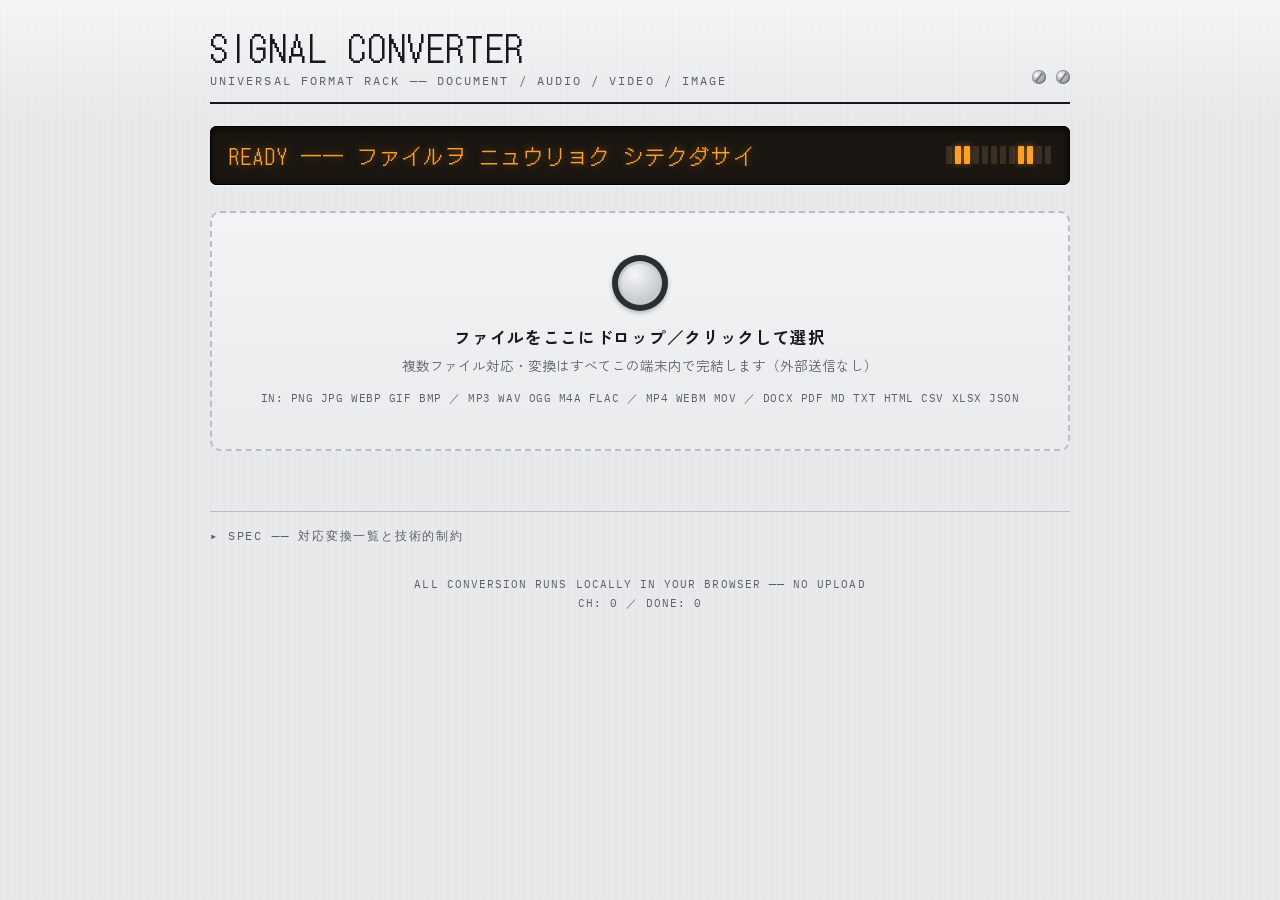
<file: signal-converter/index.html>
<!DOCTYPE html>
<html lang="ja">
<head>
<meta charset="UTF-8">
<meta name="viewport" content="width=device-width, initial-scale=1.0">
<title>SIGNAL CONVERTER — 拡張子変換ラック</title>
<link rel="preconnect" href="https://fonts.googleapis.com">
<link href="https://fonts.googleapis.com/css2?family=DotGothic16&family=IBM+Plex+Mono:wght@400;500&family=Zen+Kaku+Gothic+New:wght@400;500;700&display=swap" rel="stylesheet">
<style>
:root{
  --panel:#E7E9EB;        /* 筐体パネル */
  --panel-deep:#D8DBDE;   /* パネル陰影 */
  --ink:#17191C;          /* 刻印インク */
  --ink-soft:#5A6068;     /* 補助刻印 */
  --lcd-bg:#1B1611;       /* LCD背景 */
  --led-amber:#FFA028;    /* LEDアンバー */
  --led-green:#2FD07E;    /* 変換完了LED */
  --led-red:#FF5148;      /* エラーLED */
  --line:#B9BEC4;         /* 罫線 */
  --body-font:'Zen Kaku Gothic New',sans-serif;
  --mono:'IBM Plex Mono',monospace;
  --lcd:'DotGothic16',monospace;
}
*{margin:0;padding:0;box-sizing:border-box}
html{scroll-behavior:smooth}
@media (prefers-reduced-motion: reduce){
  *,*::before,*::after{animation:none!important;transition:none!important}
}
body{
  background:var(--panel);
  color:var(--ink);
  font-family:var(--body-font);
  min-height:100vh;
  background-image:
    linear-gradient(180deg, rgba(255,255,255,.55) 0%, rgba(255,255,255,0) 120px),
    repeating-linear-gradient(90deg, rgba(0,0,0,.018) 0 1px, transparent 1px 7px);
}
.rack{max-width:900px;margin:0 auto;padding:28px 20px 80px}

/* ── ヘッダー：ラック銘板 ── */
header{
  display:flex;align-items:flex-end;justify-content:space-between;
  border-bottom:2px solid var(--ink);
  padding-bottom:14px;margin-bottom:22px;gap:16px;flex-wrap:wrap;
}
.brand h1{
  font-family:var(--lcd);
  font-size:clamp(1.5rem,4.5vw,2.2rem);
  letter-spacing:.06em;font-weight:400;line-height:1.1;
}
.brand .sub{
  font-family:var(--mono);font-size:.72rem;color:var(--ink-soft);
  letter-spacing:.18em;margin-top:6px;text-transform:uppercase;
}
.screws{display:flex;gap:10px;padding-bottom:4px}
.screw{
  width:14px;height:14px;border-radius:50%;
  background:radial-gradient(circle at 35% 35%, #fff, #9aa0a6 60%, #6e747b);
  box-shadow:inset 0 0 0 1px rgba(0,0,0,.25);position:relative;
}
.screw::after{content:"";position:absolute;left:50%;top:2px;bottom:2px;width:1.5px;background:rgba(0,0,0,.4);transform:translateX(-50%) rotate(38deg)}

/* ── LCDステータス（署名要素） ── */
.lcd{
  background:var(--lcd-bg);
  border-radius:6px;
  border:1px solid #000;
  box-shadow:inset 0 2px 10px rgba(0,0,0,.7), 0 1px 0 rgba(255,255,255,.6);
  padding:14px 18px;
  margin-bottom:26px;
  display:flex;align-items:center;justify-content:space-between;gap:14px;
  overflow:hidden;
}
.lcd .readout{
  font-family:var(--lcd);
  color:var(--led-amber);
  font-size:clamp(.95rem,2.6vw,1.25rem);
  letter-spacing:.1em;
  text-shadow:0 0 8px rgba(255,160,40,.45);
  white-space:nowrap;overflow:hidden;text-overflow:ellipsis;
}
.lcd .meter{display:flex;gap:3px;flex-shrink:0}
.lcd .meter i{
  width:6px;height:18px;background:#3a2f22;border-radius:1px;transition:background .15s;
}
.lcd .meter i.on{background:var(--led-amber);box-shadow:0 0 6px rgba(255,160,40,.6)}
.lcd .meter i.on.hot{background:var(--led-red);box-shadow:0 0 6px rgba(255,81,72,.6)}

/* ── 入力ジャック（ドロップゾーン） ── */
.dropzone{
  border:2px dashed var(--line);
  border-radius:10px;
  background:linear-gradient(180deg,#F2F3F5,#E9EBED);
  padding:42px 24px;
  text-align:center;cursor:pointer;
  transition:border-color .2s, background .2s;
  outline:none;
}
.dropzone:hover,.dropzone:focus-visible{border-color:var(--ink)}
.dropzone.drag{border-color:var(--led-amber);background:#FBF4E8}
.dropzone .jack{
  width:56px;height:56px;margin:0 auto 14px;border-radius:50%;
  background:radial-gradient(circle at 40% 35%, #f5f6f7, #c6cbd0 55%, #8f959c);
  box-shadow:inset 0 0 0 6px #2a2d31, inset 0 0 0 9px #c6cbd0, 0 2px 4px rgba(0,0,0,.25);
}
.dropzone strong{display:block;font-size:1.05rem;font-weight:700;letter-spacing:.04em}
.dropzone span{display:block;margin-top:6px;color:var(--ink-soft);font-size:.85rem}
.dropzone .formats{
  margin-top:14px;font-family:var(--mono);font-size:.68rem;color:var(--ink-soft);
  letter-spacing:.05em;line-height:1.7;
}
input[type=file]{display:none}

/* ── チャンネルストリップ（ファイル行） ── */
.strips{margin-top:26px;display:flex;flex-direction:column;gap:12px}
.strip{
  background:#F4F5F6;
  border:1px solid var(--line);
  border-radius:8px;
  padding:14px 16px;
  display:grid;
  grid-template-columns:auto 1fr auto;
  grid-template-areas:
    "cat name  actions"
    "cat route actions"
    "bar bar   bar";
  gap:6px 14px;align-items:center;
  box-shadow:0 1px 0 rgba(255,255,255,.8) inset, 0 1px 3px rgba(0,0,0,.06);
}
.cat{
  grid-area:cat;
  font-family:var(--mono);font-size:.62rem;letter-spacing:.14em;
  writing-mode:vertical-rl;text-orientation:mixed;
  color:var(--ink-soft);border-right:1px solid var(--line);padding-right:10px;
  align-self:stretch;display:flex;align-items:center;
}
.fname{
  grid-area:name;font-weight:700;font-size:.92rem;
  overflow:hidden;text-overflow:ellipsis;white-space:nowrap;min-width:0;
}
.fname small{font-weight:400;color:var(--ink-soft);font-family:var(--mono);font-size:.72rem;margin-left:8px}
.route{
  grid-area:route;display:flex;align-items:center;gap:10px;flex-wrap:wrap;
  font-family:var(--mono);font-size:.78rem;
}
.route .ext{
  background:var(--ink);color:#fff;border-radius:4px;padding:2px 8px;
  font-size:.72rem;letter-spacing:.06em;
}
.route .wire{
  flex:0 0 34px;height:2px;background:repeating-linear-gradient(90deg,var(--ink-soft) 0 5px,transparent 5px 9px);
  position:relative;
}
.route .wire::after{
  content:"▶";position:absolute;right:-7px;top:50%;transform:translateY(-58%);
  font-size:.55rem;color:var(--ink-soft);
}
select{
  font-family:var(--mono);font-size:.78rem;
  padding:5px 10px;border:1px solid var(--ink);border-radius:4px;
  background:#fff;color:var(--ink);cursor:pointer;
}
select:focus-visible{outline:2px solid var(--led-amber);outline-offset:1px}
.actions{grid-area:actions;display:flex;gap:8px;align-items:center}
button{
  font-family:var(--body-font);font-weight:700;font-size:.8rem;
  border:1px solid var(--ink);border-radius:5px;
  padding:8px 14px;cursor:pointer;letter-spacing:.05em;
  background:#fff;color:var(--ink);
  transition:transform .05s, background .15s;
}
button:hover{background:var(--ink);color:#fff}
button:active{transform:translateY(1px)}
button:focus-visible{outline:2px solid var(--led-amber);outline-offset:2px}
button:disabled{opacity:.4;cursor:not-allowed}
button.primary{background:var(--ink);color:#fff}
button.primary:hover{background:#000}
button.dl{border-color:var(--led-green);color:#0d7a48}
button.dl:hover{background:var(--led-green);color:#04331d;border-color:var(--led-green)}
button.ghost{border-color:var(--line);color:var(--ink-soft);padding:8px 10px}
button.ghost:hover{background:var(--panel-deep);color:var(--ink)}
.bar{
  grid-area:bar;height:8px;border-radius:4px;background:var(--panel-deep);
  overflow:hidden;margin-top:6px;display:none;
}
.bar.show{display:block}
.bar i{
  display:block;height:100%;width:0%;
  background:linear-gradient(90deg,var(--led-amber),#ffc370);
  transition:width .2s;
}
.strip.done .bar i{background:var(--led-green)}
.strip.error .bar i{background:var(--led-red);width:100%}
.msg{grid-area:bar;font-family:var(--mono);font-size:.7rem;color:var(--ink-soft);margin-top:4px}
.msg.err{color:#b3261e}

/* ── 全体操作列 ── */
.masterrow{
  margin-top:20px;display:flex;justify-content:space-between;gap:12px;flex-wrap:wrap;align-items:center;
}
.masterrow .note{font-size:.75rem;color:var(--ink-soft);max-width:520px;line-height:1.7}

/* ── 仕様表 ── */
details.spec{margin-top:34px;border-top:1px solid var(--line);padding-top:16px}
details.spec summary{
  cursor:pointer;font-family:var(--mono);font-size:.75rem;letter-spacing:.15em;color:var(--ink-soft);
  list-style:none;
}
details.spec summary::before{content:"▸ "}
details.spec[open] summary::before{content:"▾ "}
.spec table{width:100%;border-collapse:collapse;margin-top:12px;font-size:.8rem}
.spec th,.spec td{border:1px solid var(--line);padding:8px 10px;text-align:left;vertical-align:top}
.spec th{background:var(--panel-deep);font-family:var(--mono);font-size:.7rem;letter-spacing:.1em}
.spec td code{font-family:var(--mono);font-size:.74rem}
footer{
  margin-top:30px;font-family:var(--mono);font-size:.66rem;color:var(--ink-soft);
  letter-spacing:.1em;text-align:center;line-height:1.8;
}
@media(max-width:620px){
  .strip{grid-template-columns:1fr;grid-template-areas:"name" "route" "actions" "bar"}
  .cat{display:none}
  .actions{justify-content:flex-end}
}
</style>
</head>
<body>
<div class="rack">

  <header>
    <div class="brand">
      <h1>SIGNAL CONVERTER</h1>
      <div class="sub">Universal Format Rack ── Document / Audio / Video / Image</div>
    </div>
    <div class="screws" aria-hidden="true">
      <span class="screw"></span><span class="screw"></span>
    </div>
  </header>

  <div class="lcd" role="status" aria-live="polite">
    <div class="readout" id="lcdText">READY ── ファイルヲ ニュウリョク シテクダサイ</div>
    <div class="meter" id="lcdMeter" aria-hidden="true"></div>
  </div>

  <div class="dropzone" id="dropzone" tabindex="0" role="button"
       aria-label="ファイルを選択またはドロップ">
    <div class="jack" aria-hidden="true"></div>
    <strong>ファイルをここにドロップ／クリックして選択</strong>
    <span>複数ファイル対応・変換はすべてこの端末内で完結します（外部送信なし）</span>
    <div class="formats">
      IN: PNG JPG WEBP GIF BMP ／ MP3 WAV OGG M4A FLAC ／ MP4 WEBM MOV ／ DOCX PDF MD TXT HTML CSV XLSX JSON
    </div>
  </div>
  <input type="file" id="fileInput" multiple>

  <div class="strips" id="strips"></div>

  <div class="masterrow" id="masterrow" style="display:none">
    <button class="primary" id="convertAll">▶ すべて変換</button>
    <p class="note">
      動画変換は実時間再生によるエンコードのため、動画の長さと同程度の時間を要します。
      タブを前面に保ったままお待ちください。
    </p>
  </div>

  <details class="spec">
    <summary>SPEC ── 対応変換一覧と技術的制約</summary>
    <table>
      <tr><th>系統</th><th>入力</th><th>出力</th><th>方式・制約</th></tr>
      <tr><td>画像</td><td><code>png jpg webp gif bmp</code></td><td><code>png jpg webp bmp</code></td><td>Canvas API。JPG変換時は透過部を白で塗り潰し。GIFはアニメーション非対応（先頭フレームのみ）。</td></tr>
      <tr><td>音声</td><td><code>mp3 wav ogg m4a flac</code>（ブラウザがデコード可能な形式）</td><td><code>wav mp3</code></td><td>Web Audio APIでデコード。WAVは16bit PCM、MP3はlamejs（128kbps）。</td></tr>
      <tr><td>動画</td><td><code>mp4 webm mov</code>（ブラウザが再生可能な形式）</td><td><code>webm</code>（対応環境では<code>mp4</code>）、音声抽出<code>wav mp3</code></td><td>MediaRecorderによる実時間再エンコード。コーデックはブラウザ依存（VP9/VP8等）。MP4出力はSafari等一部環境のみ。</td></tr>
      <tr><td>文書</td><td><code>docx</code></td><td><code>html md txt pdf</code></td><td>mammoth.js＋Turndown。見出し・表・箇条書き・段落構造を保持（本文内容は改変しません）。画像・複雑な装飾は簡略化。</td></tr>
      <tr><td>文書</td><td><code>pdf</code></td><td><code>txt md</code></td><td>pdf.jsによるテキスト抽出。スキャンPDF（画像のみ）は抽出不可。</td></tr>
      <tr><td>文書</td><td><code>md txt html</code></td><td><code>md txt html pdf</code></td><td>marked / Turndown。PDF化はHTML組版レンダリング方式：見出し・表・箇条書き・改行を保持し、要素単位で改ページ（日本語対応。文字選択不可の画像PDFである点のみ制約）。</td></tr>
      <tr><td>データ</td><td><code>csv xlsx json</code></td><td><code>csv xlsx json html</code></td><td>SheetJS。JSONはオブジェクト配列を表形式として解釈。</td></tr>
    </table>
  </details>

  <footer>
    ALL CONVERSION RUNS LOCALLY IN YOUR BROWSER ── NO UPLOAD<br>
    CH: <span id="chCount">0</span> ／ DONE: <span id="doneCount">0</span>
  </footer>
</div>

<script>
"use strict";

/* ============ ユーティリティ ============ */
const $ = s => document.querySelector(s);
const lcdText = $("#lcdText");
const lcdMeter = $("#lcdMeter");
for (let i = 0; i < 12; i++) lcdMeter.appendChild(document.createElement("i"));

function lcd(msg, level = 0) {
  lcdText.textContent = msg;
  const bars = lcdMeter.children;
  const n = Math.round(level * bars.length);
  for (let i = 0; i < bars.length; i++) {
    bars[i].className = i < n ? (i >= bars.length - 2 ? "on hot" : "on") : "";
  }
}
let meterIdle = setInterval(() => {
  if (queueBusy) return;
  const bars = lcdMeter.children;
  const t = Date.now() / 400;
  for (let i = 0; i < bars.length; i++) {
    bars[i].className = Math.sin(t + i * 0.9) > 0.6 ? "on" : "";
  }
}, 200);

const scriptCache = {};
function loadScript(url) {
  if (scriptCache[url]) return scriptCache[url];
  scriptCache[url] = new Promise((res, rej) => {
    const s = document.createElement("script");
    s.src = url;
    s.onload = res;
    s.onerror = () => { delete scriptCache[url]; rej(new Error("ライブラリの読み込みに失敗: " + url)); };
    document.head.appendChild(s);
  });
  return scriptCache[url];
}
const LIB = {
  mammoth : "https://cdnjs.cloudflare.com/ajax/libs/mammoth/1.6.0/mammoth.browser.min.js",
  turndown: "https://cdnjs.cloudflare.com/ajax/libs/turndown/7.1.2/turndown.min.js",
  marked  : "https://cdnjs.cloudflare.com/ajax/libs/marked/9.1.6/marked.min.js",
  xlsx    : "https://cdnjs.cloudflare.com/ajax/libs/xlsx/0.18.5/xlsx.full.min.js",
  jspdf   : "https://cdnjs.cloudflare.com/ajax/libs/jspdf/2.5.1/jspdf.umd.min.js",
  lame    : "https://cdnjs.cloudflare.com/ajax/libs/lamejs/1.2.0/lame.min.js",
  h2c     : "https://cdnjs.cloudflare.com/ajax/libs/html2canvas/1.4.1/html2canvas.min.js",
  pdfjs   : "https://cdnjs.cloudflare.com/ajax/libs/pdf.js/3.11.174/pdf.min.js"
};

function extOf(name) {
  const m = name.toLowerCase().match(/\.([a-z0-9]+)$/);
  return m ? m[1] : "";
}
function baseName(name) { return name.replace(/\.[a-z0-9]+$/i, ""); }
function fmtSize(b) {
  if (b < 1024) return b + " B";
  if (b < 1048576) return (b / 1024).toFixed(1) + " KB";
  return (b / 1048576).toFixed(1) + " MB";
}
function downloadBlob(blob, filename) {
  const a = document.createElement("a");
  a.href = URL.createObjectURL(blob);
  a.download = filename;
  document.body.appendChild(a);
  a.click();
  setTimeout(() => { URL.revokeObjectURL(a.href); a.remove(); }, 4000);
}

/* ============ 形式カタログ ============ */
const CATS = {
  image: ["png","jpg","jpeg","webp","gif","bmp"],
  audio: ["mp3","wav","ogg","oga","m4a","aac","flac"],
  video: ["mp4","webm","mov","m4v","mkv"],
  doc  : ["docx","pdf","md","markdown","txt","html","htm"],
  data : ["csv","xlsx","xls","json"]
};
function categoryOf(ext) {
  for (const [c, list] of Object.entries(CATS)) if (list.includes(ext)) return c;
  return null;
}
const CAT_LABEL = { image:"IMAGE", audio:"AUDIO", video:"VIDEO", doc:"DOC", data:"DATA" };

function targetsFor(ext, cat) {
  switch (cat) {
    case "image": return ["png","jpg","webp","bmp"].filter(t => t !== normalizeExt(ext));
    case "audio": return ["wav","mp3"].filter(t => t !== normalizeExt(ext));
    case "video": {
      const t = ["webm"];
      try {
        if (window.MediaRecorder && MediaRecorder.isTypeSupported("video/mp4")) t.push("mp4");
      } catch(e){}
      t.push("wav（音声抽出）","mp3（音声抽出）");
      return t.filter(x => x !== ext);
    }
    case "doc":
      if (ext === "docx") return ["html","md","txt","pdf"];
      if (ext === "pdf")  return ["txt","md"];
      if (ext === "md" || ext === "markdown") return ["html","txt","pdf"];
      if (ext === "txt")  return ["html","md","pdf"];
      return ["md","txt","pdf"]; // html
    case "data":
      if (ext === "csv")  return ["xlsx","json","html"];
      if (ext === "json") return ["csv","xlsx","html"];
      return ["csv","json","html"]; // xlsx/xls
  }
  return [];
}
function normalizeExt(e){ return e === "jpeg" ? "jpg" : e; }

/* ============ キュー管理 ============ */
const strips = $("#strips");
const items = [];
let queueBusy = false;
let idSeq = 0;

function addFiles(fileList) {
  let added = 0, skipped = [];
  for (const file of fileList) {
    const ext = extOf(file.name);
    const cat = categoryOf(ext);
    if (!cat) { skipped.push(file.name); continue; }
    const item = { id: ++idSeq, file, ext, cat, status: "ready", result: null };
    items.push(item);
    renderStrip(item);
    added++;
  }
  updateCounters();
  $("#masterrow").style.display = items.length ? "flex" : "none";
  if (skipped.length) {
    lcd("ミタイオウ: " + skipped[0] + (skipped.length > 1 ? " ホカ" + (skipped.length-1) + "ケン" : ""));
  } else if (added) {
    lcd(added + " ファイル ヲ ジュシン ── シュツリョク ヲ センタク");
  }
}

function renderStrip(item) {
  const el = document.createElement("div");
  el.className = "strip";
  el.dataset.id = item.id;
  const targets = targetsFor(item.ext, item.cat);
  el.innerHTML = `
    <div class="cat">${CAT_LABEL[item.cat]}</div>
    <div class="fname">${escapeHtml(item.file.name)}<small>${fmtSize(item.file.size)}</small></div>
    <div class="route">
      <span class="ext">${item.ext.toUpperCase()}</span>
      <span class="wire" aria-hidden="true"></span>
      <label>
        <span class="sr-only">出力形式</span>
        <select aria-label="出力形式">
          ${targets.map(t => `<option value="${t}">${t.toUpperCase()}</option>`).join("")}
        </select>
      </label>
    </div>
    <div class="actions">
      <button class="convert">変換</button>
      <button class="dl" style="display:none">保存</button>
      <button class="ghost remove" aria-label="このファイルを削除">✕</button>
    </div>
    <div class="bar"><i></i></div>
    <div class="msg" style="display:none"></div>
  `;
  el.querySelector(".convert").addEventListener("click", () => enqueue(item));
  el.querySelector(".remove").addEventListener("click", () => {
    const i = items.indexOf(item);
    if (i >= 0) items.splice(i, 1);
    el.remove();
    updateCounters();
    $("#masterrow").style.display = items.length ? "flex" : "none";
  });
  el.querySelector(".dl").addEventListener("click", () => {
    if (item.result) downloadBlob(item.result.blob, item.result.name);
  });
  el.querySelector("select").addEventListener("change", () => {
    item.status = "ready";
    el.classList.remove("done","error");
    el.querySelector(".dl").style.display = "none";
    el.querySelector(".bar").classList.remove("show");
    setMsg(item, "");
  });
  item.el = el;
  strips.appendChild(el);
}

function escapeHtml(s){ return s.replace(/[&<>"']/g, c => ({"&":"&amp;","<":"&lt;",">":"&gt;",'"':"&quot;","'":"&#39;"}[c])); }
function setBar(item, pct) {
  const bar = item.el.querySelector(".bar");
  bar.classList.add("show");
  bar.querySelector("i").style.width = Math.min(100, Math.round(pct * 100)) + "%";
}
function setMsg(item, text, isErr = false) {
  const m = item.el.querySelector(".msg");
  m.textContent = text;
  m.style.display = text ? "block" : "none";
  m.className = "msg" + (isErr ? " err" : "");
}
function updateCounters() {
  $("#chCount").textContent = items.length;
  $("#doneCount").textContent = items.filter(i => i.status === "done").length;
}

/* 直列キュー（動画変換の同時実行を避ける） */
const pending = [];
async function enqueue(item) {
  if (item.status === "running" || pending.includes(item)) return;
  pending.push(item);
  if (queueBusy) { setMsg(item, "待機中…"); return; }
  queueBusy = true;
  while (pending.length) {
    const it = pending.shift();
    await runConversion(it);
  }
  queueBusy = false;
  lcd("READY");
}
$("#convertAll").addEventListener("click", () => {
  items.filter(i => i.status !== "done" && i.status !== "running").forEach(enqueue);
});

async function runConversion(item) {
  const target = item.el.querySelector("select").value;
  item.status = "running";
  item.el.classList.remove("done","error");
  setMsg(item, "");
  setBar(item, 0.02);
  lcd("CONVERTING ── " + item.file.name.slice(0, 24), 0.1);
  try {
    const result = await convert(item, target, p => {
      setBar(item, p);
      lcd("CONVERTING " + Math.round(p * 100) + "% ── " + target.toUpperCase(), p);
    });
    item.result = result;
    item.status = "done";
    item.el.classList.add("done");
    setBar(item, 1);
    item.el.querySelector(".dl").style.display = "";
    setMsg(item, "完了: " + result.name + "（" + fmtSize(result.blob.size) + "）");
    lcd("DONE ── " + result.name.slice(0, 28), 1);
    downloadBlob(result.blob, result.name);
  } catch (err) {
    console.error(err);
    item.status = "error";
    item.el.classList.add("error");
    setMsg(item, "エラー: " + (err && err.message ? err.message : "変換に失敗しました"), true);
    lcd("ERROR ── " + item.file.name.slice(0, 24), 1);
  }
  updateCounters();
}

/* ============ 変換ディスパッチ ============ */
async function convert(item, target, onProgress) {
  const { file, ext, cat } = item;
  const base = baseName(file.name);
  if (cat === "image") return convertImage(file, base, target, onProgress);
  if (cat === "audio") return convertAudio(file, base, target, onProgress);
  if (cat === "video") {
    if (target.startsWith("wav")) return extractAudio(file, base, "wav", onProgress);
    if (target.startsWith("mp3")) return extractAudio(file, base, "mp3", onProgress);
    return convertVideo(file, base, target, onProgress);
  }
  if (cat === "doc")  return convertDoc(file, ext, base, target, onProgress);
  if (cat === "data") return convertData(file, ext, base, target, onProgress);
  throw new Error("未対応のカテゴリです");
}

/* ============ 画像 ============ */
async function convertImage(file, base, target, onProgress) {
  onProgress(0.2);
  const img = await loadImage(file);
  const canvas = document.createElement("canvas");
  canvas.width = img.naturalWidth || img.width;
  canvas.height = img.naturalHeight || img.height;
  const ctx = canvas.getContext("2d");
  if (target === "jpg") { ctx.fillStyle = "#fff"; ctx.fillRect(0, 0, canvas.width, canvas.height); }
  ctx.drawImage(img, 0, 0);
  onProgress(0.6);
  let blob;
  if (target === "bmp") {
    blob = encodeBMP(ctx.getImageData(0, 0, canvas.width, canvas.height));
  } else {
    const mime = { png:"image/png", jpg:"image/jpeg", webp:"image/webp" }[target];
    blob = await new Promise((res, rej) =>
      canvas.toBlob(b => b ? res(b) : rej(new Error(target.toUpperCase() + "エンコードに未対応の環境です")), mime, 0.92));
  }
  onProgress(1);
  return { blob, name: base + "." + target };
}
function loadImage(file) {
  return new Promise((res, rej) => {
    const url = URL.createObjectURL(file);
    const img = new Image();
    img.onload = () => { URL.revokeObjectURL(url); res(img); };
    img.onerror = () => { URL.revokeObjectURL(url); rej(new Error("画像を読み込めませんでした")); };
    img.src = url;
  });
}
function encodeBMP(imageData) { /* 24bit BMP */
  const { width: w, height: h, data } = imageData;
  const rowSize = Math.floor((24 * w + 31) / 32) * 4;
  const pixelSize = rowSize * h;
  const buf = new ArrayBuffer(54 + pixelSize);
  const dv = new DataView(buf);
  dv.setUint8(0, 0x42); dv.setUint8(1, 0x4D);
  dv.setUint32(2, 54 + pixelSize, true);
  dv.setUint32(10, 54, true);
  dv.setUint32(14, 40, true);
  dv.setInt32(18, w, true); dv.setInt32(22, h, true);
  dv.setUint16(26, 1, true); dv.setUint16(28, 24, true);
  dv.setUint32(34, pixelSize, true);
  dv.setUint32(38, 2835, true); dv.setUint32(42, 2835, true);
  let off = 54;
  for (let y = h - 1; y >= 0; y--) {
    let rowOff = off;
    for (let x = 0; x < w; x++) {
      const i = (y * w + x) * 4;
      const a = data[i + 3] / 255;
      dv.setUint8(rowOff++, Math.round(data[i + 2] * a + 255 * (1 - a)));
      dv.setUint8(rowOff++, Math.round(data[i + 1] * a + 255 * (1 - a)));
      dv.setUint8(rowOff++, Math.round(data[i]     * a + 255 * (1 - a)));
    }
    off += rowSize;
  }
  return new Blob([buf], { type: "image/bmp" });
}

/* ============ 音声 ============ */
async function decodeToBuffer(file, onProgress) {
  onProgress(0.1);
  const arr = await file.arrayBuffer();
  onProgress(0.25);
  const ctx = new (window.AudioContext || window.webkitAudioContext)();
  try {
    const buf = await ctx.decodeAudioData(arr.slice(0));
    return buf;
  } catch(e) {
    throw new Error("この音声形式はお使いのブラウザでデコードできません");
  } finally { ctx.close && ctx.close(); }
}
async function convertAudio(file, base, target, onProgress) {
  const buf = await decodeToBuffer(file, onProgress);
  onProgress(0.5);
  const blob = target === "wav" ? bufferToWav(buf) : await bufferToMp3(buf, onProgress);
  onProgress(1);
  return { blob, name: base + "." + target };
}
async function extractAudio(file, base, target, onProgress) {
  const buf = await decodeToBuffer(file, onProgress).catch(() => {
    throw new Error("この動画から音声トラックをデコードできませんでした");
  });
  onProgress(0.5);
  const blob = target === "wav" ? bufferToWav(buf) : await bufferToMp3(buf, onProgress);
  onProgress(1);
  return { blob, name: base + "." + target };
}
function bufferToWav(abuf) { /* 16bit PCM */
  const ch = Math.min(2, abuf.numberOfChannels);
  const sr = abuf.sampleRate;
  const len = abuf.length;
  const bytes = 44 + len * ch * 2;
  const buf = new ArrayBuffer(bytes);
  const dv = new DataView(buf);
  const wr = (o, s) => { for (let i = 0; i < s.length; i++) dv.setUint8(o + i, s.charCodeAt(i)); };
  wr(0, "RIFF"); dv.setUint32(4, bytes - 8, true); wr(8, "WAVE");
  wr(12, "fmt "); dv.setUint32(16, 16, true);
  dv.setUint16(20, 1, true); dv.setUint16(22, ch, true);
  dv.setUint32(24, sr, true); dv.setUint32(28, sr * ch * 2, true);
  dv.setUint16(32, ch * 2, true); dv.setUint16(34, 16, true);
  wr(36, "data"); dv.setUint32(40, len * ch * 2, true);
  const chans = [];
  for (let c = 0; c < ch; c++) chans.push(abuf.getChannelData(c));
  let off = 44;
  for (let i = 0; i < len; i++) {
    for (let c = 0; c < ch; c++) {
      let v = Math.max(-1, Math.min(1, chans[c][i]));
      dv.setInt16(off, v < 0 ? v * 0x8000 : v * 0x7FFF, true);
      off += 2;
    }
  }
  return new Blob([buf], { type: "audio/wav" });
}
async function bufferToMp3(abuf, onProgress) {
  await loadScript(LIB.lame);
  if (typeof lamejs === "undefined") throw new Error("MP3エンコーダを読み込めませんでした");
  const ch = Math.min(2, abuf.numberOfChannels);
  const sr = abuf.sampleRate;
  const enc = new lamejs.Mp3Encoder(ch, sr, 128);
  const to16 = f => {
    const out = new Int16Array(f.length);
    for (let i = 0; i < f.length; i++) {
      const v = Math.max(-1, Math.min(1, f[i]));
      out[i] = v < 0 ? v * 0x8000 : v * 0x7FFF;
    }
    return out;
  };
  const L = to16(abuf.getChannelData(0));
  const R = ch > 1 ? to16(abuf.getChannelData(1)) : null;
  const block = 1152, chunks = [];
  for (let i = 0; i < L.length; i += block) {
    const l = L.subarray(i, i + block);
    const r = R ? R.subarray(i, i + block) : undefined;
    const out = ch > 1 ? enc.encodeBuffer(l, r) : enc.encodeBuffer(l);
    if (out.length) chunks.push(new Uint8Array(out));
    if (i % (block * 200) === 0) {
      onProgress(0.5 + 0.45 * (i / L.length));
      await new Promise(r2 => setTimeout(r2, 0));
    }
  }
  const end = enc.flush();
  if (end.length) chunks.push(new Uint8Array(end));
  return new Blob(chunks, { type: "audio/mpeg" });
}

/* ============ 動画（実時間再エンコード） ============ */
async function convertVideo(file, base, target, onProgress) {
  if (!("MediaRecorder" in window)) throw new Error("この環境はMediaRecorderに未対応です");
  const mimeCandidates = target === "mp4"
    ? ["video/mp4"]
    : ["video/webm;codecs=vp9,opus","video/webm;codecs=vp8,opus","video/webm"];
  const mime = mimeCandidates.find(m => MediaRecorder.isTypeSupported(m));
  if (!mime) throw new Error(target.toUpperCase() + "出力に未対応の環境です");

  const url = URL.createObjectURL(file);
  const video = document.createElement("video");
  video.src = url;
  video.playsInline = true;
  video.style.cssText = "position:fixed;left:-9999px;top:0;width:2px";
  document.body.appendChild(video);

  await new Promise((res, rej) => {
    video.onloadedmetadata = res;
    video.onerror = () => rej(new Error("この動画はブラウザで再生（デコード）できません"));
  });
  const dur = video.duration;
  if (!isFinite(dur) || dur <= 0) throw new Error("動画の長さを取得できませんでした");

  /* 音声：要素をAudioContext経由でルーティング（無音再生＋キャプチャ両立） */
  const actx = new (window.AudioContext || window.webkitAudioContext)();
  const srcNode = actx.createMediaElementSource(video);
  const dest = actx.createMediaStreamDestination();
  srcNode.connect(dest);

  const capture = video.captureStream ? video.captureStream() : video.mozCaptureStream();
  const tracks = [...capture.getVideoTracks(), ...dest.stream.getAudioTracks()];
  const stream = new MediaStream(tracks);

  const rec = new MediaRecorder(stream, { mimeType: mime, videoBitsPerSecond: 5_000_000 });
  const chunks = [];
  rec.ondataavailable = e => { if (e.data.size) chunks.push(e.data); };

  const cleanup = () => {
    video.pause(); video.remove(); URL.revokeObjectURL(url);
    actx.close && actx.close();
  };

  return new Promise((resolve, reject) => {
    const timer = setInterval(() => {
      onProgress(Math.min(0.98, video.currentTime / dur));
    }, 250);
    rec.onstop = () => {
      clearInterval(timer); cleanup();
      if (!chunks.length) return reject(new Error("エンコード結果が空でした"));
      const outExt = mime.startsWith("video/mp4") ? "mp4" : "webm";
      resolve({ blob: new Blob(chunks, { type: mime.split(";")[0] }), name: base + "." + outExt });
    };
    rec.onerror = e => { clearInterval(timer); cleanup(); reject(new Error("録画エラー: " + (e.error && e.error.message || ""))); };
    video.onended = () => { try { rec.stop(); } catch(e){} };
    actx.resume().then(() => {
      rec.start(1000);
      return video.play();
    }).catch(err => {
      clearInterval(timer); cleanup();
      reject(new Error("再生を開始できませんでした: " + err.message));
    });
  });
}

/* ============ 文書 ============ */
async function readText(file) {
  return new Promise((res, rej) => {
    const r = new FileReader();
    r.onload = () => res(r.result);
    r.onerror = () => rej(new Error("ファイルを読み込めませんでした"));
    r.readAsText(file, "utf-8");
  });
}
function htmlWrap(bodyHtml, title) {
  return `<!DOCTYPE html>
<html lang="ja"><head><meta charset="UTF-8"><title>${escapeHtml(title)}</title>
<style>body{font-family:sans-serif;max-width:760px;margin:40px auto;padding:0 20px;line-height:1.8}
table{border-collapse:collapse}td,th{border:1px solid #999;padding:4px 8px}</style>
</head><body>${bodyHtml}</body></html>`;
}
function stripHtml(html) {
  /* ブロック要素・表の構造を明示的な改行/タブとして保持する */
  const d = document.implementation.createHTMLDocument("");
  d.body.innerHTML = html;
  d.body.querySelectorAll("script,style").forEach(n => n.remove());
  d.body.querySelectorAll("br").forEach(n => n.replaceWith("\n"));
  d.body.querySelectorAll("td,th").forEach(n => n.append("\t"));
  d.body.querySelectorAll("li").forEach(n => n.prepend("・"));
  d.body.querySelectorAll("h1,h2,h3,h4,h5,h6").forEach(n => { n.prepend("\n"); n.append("\n"); });
  d.body.querySelectorAll("tr,p,div,li,pre,blockquote,table,ul,ol").forEach(n => n.append("\n"));
  return d.body.textContent
    .replace(/[ \t]+\n/g, "\n")
    .replace(/\n{3,}/g, "\n\n")
    .trim();
}
async function htmlToMd(html) {
  await loadScript(LIB.turndown);
  const td = new TurndownService({ headingStyle: "atx", codeBlockStyle: "fenced" });
  /* 表をGFMパイプ表として保持（Turndown標準は表を破壊するため） */
  td.addRule("tables", {
    filter: "table",
    replacement: (content, node) => {
      const rows = [...node.querySelectorAll("tr")].map(tr =>
        [...tr.children].map(c => c.textContent.replace(/\s*\n\s*/g, " ").replace(/\|/g, "\\|").trim()));
      if (!rows.length) return "";
      const w = Math.max(...rows.map(r => r.length));
      rows.forEach(r => { while (r.length < w) r.push(""); });
      const line = r => "| " + r.join(" | ") + " |";
      return "\n\n" + [line(rows[0]), "| " + Array(w).fill("---").join(" | ") + " |",
        ...rows.slice(1).map(line)].join("\n") + "\n\n";
    }
  });
  return td.turndown(html);
}
async function mdToHtml(md) {
  await loadScript(LIB.marked);
  return (window.marked.parse ? marked.parse(md) : marked(md));
}

async function convertDoc(file, ext, base, target, onProgress) {
  onProgress(0.1);
  let text = null, html = null;

  if (ext === "docx") {
    await loadScript(LIB.mammoth);
    const arr = await file.arrayBuffer();
    onProgress(0.35);
    const r = await mammoth.convertToHtml({ arrayBuffer: arr });
    html = r.value;
  } else if (ext === "pdf") {
    await loadScript(LIB.pdfjs);
    const pdfjs = window.pdfjsLib || window["pdfjs-dist/build/pdf"];
    pdfjs.GlobalWorkerOptions.workerSrc =
      "https://cdnjs.cloudflare.com/ajax/libs/pdf.js/3.11.174/pdf.worker.min.js";
    const arr = await file.arrayBuffer();
    const doc = await pdfjs.getDocument({ data: arr }).promise;
    const parts = [];
    for (let p = 1; p <= doc.numPages; p++) {
      const page = await doc.getPage(p);
      const tc = await page.getTextContent();
      parts.push(tc.items.map(i => i.str).join(" "));
      onProgress(0.15 + 0.6 * (p / doc.numPages));
    }
    text = parts.join("\n\n");
    if (!text.trim()) throw new Error("テキストを抽出できませんでした（画像のみのPDFの可能性）");
  } else if (ext === "md" || ext === "markdown") {
    text = await readText(file);
    html = await mdToHtml(text);
  } else if (ext === "html" || ext === "htm") {
    html = await readText(file);
  } else { // txt
    text = await readText(file);
  }
  onProgress(0.75);

  if (target === "html") {
    const body = html != null ? html : "<pre style='white-space:pre-wrap'>" + escapeHtml(text) + "</pre>";
    return { blob: new Blob([htmlWrap(body, base)], { type: "text/html" }), name: base + ".html" };
  }
  if (target === "md") {
    const md = html != null ? await htmlToMd(html) : text;
    return { blob: new Blob([md], { type: "text/markdown" }), name: base + ".md" };
  }
  if (target === "txt") {
    const t = text != null && (ext === "md" || ext === "markdown" || ext === "txt" || ext === "pdf")
      ? text : stripHtml(html);
    return { blob: new Blob([t], { type: "text/plain" }), name: base + ".txt" };
  }
  if (target === "pdf") {
    /* 構造保持：HTMLがあればそのままレイアウトごとレンダリング。
       プレーンテキストは改行を保持したまま段落化する。 */
    const body = html != null
      ? html
      : "<div style='white-space:pre-wrap'>" + escapeHtml(text) + "</div>";
    const blob = await htmlToPdf(body, onProgress);
    return { blob, name: base + ".pdf" };
  }
  throw new Error("未対応の変換です");
}

/* ============ HTML→PDF（構造保持レンダリング・日本語対応） ============
   見出し・表・箇条書き・段落をそのままA4ページ単位で組版し、
   要素単位で改ページする（原稿内容には一切手を加えない）。 */
async function htmlToPdf(bodyHtml, onProgress) {
  await loadScript(LIB.jspdf);
  await loadScript(LIB.h2c);
  const { jsPDF } = window.jspdf;
  const PW = 595.28, PH = 841.89;           /* A4 (pt) */
  const W = 794, Hpx = 1123, PADX = 60, PADY = 52; /* A4 @96dpi (px) */

  const host = document.createElement("div");
  host.style.cssText = "position:fixed;left:-12000px;top:0;background:#fff";
  host.innerHTML = `<style>
    .pdfpage{width:${W}px;min-height:${Hpx}px;padding:${PADY}px ${PADX}px;box-sizing:border-box;
      background:#fff;color:#111;overflow:hidden;
      font-family:'Zen Kaku Gothic New','Hiragino Sans','Yu Gothic',sans-serif;
      font-size:13.5px;line-height:1.9;word-break:break-word}
    .pdfpage h1{font-size:23px;line-height:1.5;margin:0 0 18px;padding-bottom:8px;border-bottom:3px solid #222}
    .pdfpage h2{font-size:18px;line-height:1.5;margin:22px 0 12px;padding-bottom:5px;border-bottom:1.5px solid #444}
    .pdfpage h3{font-size:15.5px;margin:16px 0 8px;font-weight:700}
    .pdfpage h4,.pdfpage h5{font-size:14px;margin:14px 0 6px;font-weight:700}
    .pdfpage p{margin:0 0 11px}
    .pdfpage ul,.pdfpage ol{margin:0 0 11px;padding-left:26px}
    .pdfpage li{margin:2px 0}
    .pdfpage table{border-collapse:collapse;width:100%;margin:4px 0 14px;font-size:12px;line-height:1.6}
    .pdfpage th,.pdfpage td{border:1px solid #555;padding:5px 8px;vertical-align:top;text-align:left}
    .pdfpage th{background:#ececec;font-weight:700}
    .pdfpage pre{white-space:pre-wrap;word-break:break-all;background:#f4f4f4;padding:10px 12px;
      font-size:11.5px;margin:0 0 12px;font-family:'IBM Plex Mono',monospace}
    .pdfpage code{font-family:'IBM Plex Mono',monospace;font-size:.92em}
    .pdfpage blockquote{margin:0 0 12px;padding:2px 14px;border-left:3px solid #999;color:#333}
    .pdfpage img{max-width:100%;height:auto}
    .pdfpage hr{border:none;border-top:1px solid #999;margin:16px 0}
  </style>`;
  document.body.appendChild(host);

  /* 原稿をブロック単位に分解（テキストノードは段落として包むのみ） */
  const src = document.createElement("div");
  src.innerHTML = bodyHtml;
  const blocks = [...src.childNodes]
    .filter(n => !(n.nodeType === 3 && !n.textContent.trim()))
    .map(n => {
      if (n.nodeType === 3) { const p = document.createElement("p"); p.textContent = n.textContent; return p; }
      return n;
    });
  if (!blocks.length) { host.remove(); throw new Error("PDF化する内容がありません"); }

  /* 要素単位でページに詰め、収まらなければ改ページ */
  const pages = [];
  const newPage = () => { const d = document.createElement("div"); d.className = "pdfpage"; host.appendChild(d); pages.push(d); return d; };
  let cur = newPage();
  for (const b of blocks) {
    cur.appendChild(b);
    if (cur.scrollHeight <= Hpx + 2) continue;
    if (cur.childElementCount > 1) { cur.removeChild(b); cur = newPage(); cur.appendChild(b); }
    if (cur.scrollHeight > Hpx + 2) { cur.dataset.tall = "1"; cur = newPage(); } /* 単体で1頁超（長大な表等）→後段で行間分割 */
  }

  if (document.fonts && document.fonts.ready) { try { await document.fonts.ready; } catch(e){} }

  const pdf = new jsPDF({ unit: "pt", format: "a4" });
  const realPages = pages.filter(p => p.childElementCount);
  let first = true;
  for (let i = 0; i < realPages.length; i++) {
    const pg = realPages[i];
    const canvas = await html2canvas(pg, { scale: 2, backgroundColor: "#fff", logging: false, windowWidth: W });
    if (pg.dataset.tall) {
      /* 1頁超の要素：文字行を切断しない位置（空白行）を探して分割 */
      const pagePx = Math.floor(canvas.width * (PH / PW));
      let y = 0;
      while (y < canvas.height) {
        let cut = Math.min(y + pagePx, canvas.height);
        if (cut < canvas.height) cut = Math.max(y + Math.floor(pagePx / 2), findWhiteCut(canvas, cut));
        const pc = document.createElement("canvas");
        pc.width = canvas.width; pc.height = cut - y;
        const c2 = pc.getContext("2d");
        c2.fillStyle = "#fff"; c2.fillRect(0, 0, pc.width, pc.height);
        c2.drawImage(canvas, 0, y, canvas.width, cut - y, 0, 0, canvas.width, cut - y);
        if (!first) pdf.addPage();
        first = false;
        pdf.addImage(pc.toDataURL("image/jpeg", 0.92), "JPEG", 0, 0, PW, (cut - y) * (PW / canvas.width));
        y = cut;
      }
    } else {
      if (!first) pdf.addPage();
      first = false;
      pdf.addImage(canvas.toDataURL("image/jpeg", 0.92), "JPEG", 0, 0, PW, PH);
    }
    onProgress(0.75 + 0.23 * ((i + 1) / realPages.length));
    await new Promise(r => setTimeout(r, 0));
  }
  host.remove();
  return pdf.output("blob");
}
/* 指定位置から上方向に「インクのない行」を探す（文字の途中で切らないため） */
function findWhiteCut(canvas, y) {
  const ctx = canvas.getContext("2d", { willReadFrequently: true });
  for (let dy = 0; dy < 170 && y - dy > 1; dy++) {
    const d = ctx.getImageData(0, y - dy, canvas.width, 1).data;
    let ink = 0;
    for (let x = 0; x < d.length; x += 24) {
      if (d[x] < 238 || d[x + 1] < 238 || d[x + 2] < 238) { ink++; if (ink > 3) break; }
    }
    if (ink <= 3) return y - dy;
  }
  return y;
}

/* ============ データ（CSV / XLSX / JSON） ============ */
async function convertData(file, ext, base, target, onProgress) {
  await loadScript(LIB.xlsx);
  onProgress(0.2);
  let wb;
  if (ext === "json") {
    const obj = JSON.parse(await readText(file));
    const rows = Array.isArray(obj) ? obj : [obj];
    const ws = XLSX.utils.json_to_sheet(rows);
    wb = XLSX.utils.book_new();
    XLSX.utils.book_append_sheet(wb, ws, "Sheet1");
  } else {
    const arr = await file.arrayBuffer();
    wb = XLSX.read(arr, { type: "array" });
  }
  onProgress(0.6);
  const ws = wb.Sheets[wb.SheetNames[0]];

  if (target === "csv") {
    const csv = "\uFEFF" + XLSX.utils.sheet_to_csv(ws);
    return { blob: new Blob([csv], { type: "text/csv" }), name: base + ".csv" };
  }
  if (target === "json") {
    const json = JSON.stringify(XLSX.utils.sheet_to_json(ws), null, 2);
    return { blob: new Blob([json], { type: "application/json" }), name: base + ".json" };
  }
  if (target === "html") {
    const tbl = XLSX.utils.sheet_to_html(ws);
    return { blob: new Blob([htmlWrap(tbl, base)], { type: "text/html" }), name: base + ".html" };
  }
  if (target === "xlsx") {
    const out = XLSX.write(wb, { bookType: "xlsx", type: "array" });
    return { blob: new Blob([out], { type: "application/vnd.openxmlformats-officedocument.spreadsheetml.sheet" }), name: base + ".xlsx" };
  }
  throw new Error("未対応の変換です");
}

/* ============ 入力ハンドラ ============ */
const dz = $("#dropzone");
const input = $("#fileInput");
dz.addEventListener("click", () => input.click());
dz.addEventListener("keydown", e => { if (e.key === "Enter" || e.key === " ") { e.preventDefault(); input.click(); } });
input.addEventListener("change", () => { addFiles(input.files); input.value = ""; });
["dragenter","dragover"].forEach(ev => dz.addEventListener(ev, e => { e.preventDefault(); dz.classList.add("drag"); }));
["dragleave","drop"].forEach(ev => dz.addEventListener(ev, e => { e.preventDefault(); dz.classList.remove("drag"); }));
dz.addEventListener("drop", e => { if (e.dataTransfer.files.length) addFiles(e.dataTransfer.files); });
document.addEventListener("dragover", e => e.preventDefault());
document.addEventListener("drop", e => e.preventDefault());
</script>
</body>
</html>
</file>
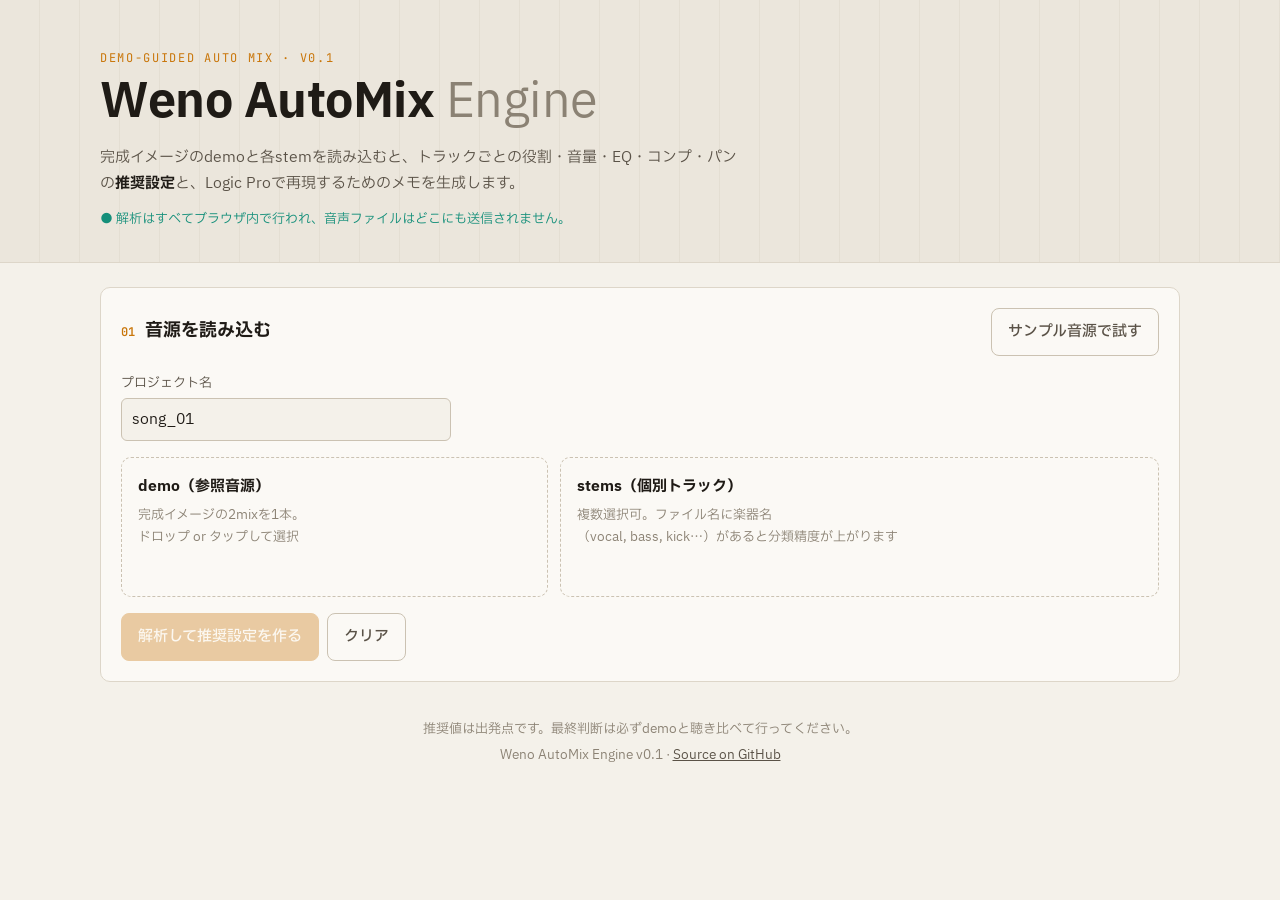
<file: weno-automix/index.html>
<!doctype html>
<html lang="ja">
<head>
  <meta charset="utf-8">
  <meta name="viewport" content="width=device-width, initial-scale=1">
  <title>Weno AutoMix Engine</title>
  <meta name="description" content="demo音源を参照して、各stemの役割・音量・EQ・コンプ・パンの推奨設定を自動生成するブラウザ完結型ツール">
  <link rel="preconnect" href="https://fonts.googleapis.com">
  <link rel="preconnect" href="https://fonts.gstatic.com" crossorigin>
  <link href="https://fonts.googleapis.com/css2?family=IBM+Plex+Sans+JP:wght@400;500;700&family=JetBrains+Mono:wght@400;600&display=swap" rel="stylesheet">
  <link rel="icon" href="data:image/svg+xml,%3Csvg xmlns=%27http://www.w3.org/2000/svg%27 viewBox=%270 0 32 32%27%3E%3Crect width=%2732%27 height=%2732%27 rx=%276%27 fill=%27%231c1b19%27/%3E%3Crect x=%276%27 y=%2716%27 width=%274%27 height=%2710%27 fill=%27%236c8cff%27/%3E%3Crect x=%2714%27 y=%276%27 width=%274%27 height=%2720%27 fill=%27%23f2a33a%27/%3E%3Crect x=%2722%27 y=%2712%27 width=%274%27 height=%2714%27 fill=%27%233fc9b0%27/%3E%3C/svg%3E">
  <link rel="stylesheet" href="css/style.css">
</head>
<body>
  <header class="masthead">
    <div class="wrap">
      <p class="eyebrow">Demo-Guided Auto Mix · v0.1</p>
      <h1>Weno AutoMix <span>Engine</span></h1>
      <p class="lede">完成イメージのdemoと各stemを読み込むと、トラックごとの役割・音量・EQ・コンプ・パンの<strong>推奨設定</strong>と、Logic Proで再現するためのメモを生成します。</p>
      <p class="privacy">● 解析はすべてブラウザ内で行われ、音声ファイルはどこにも送信されません。</p>
    </div>
  </header>

  <main class="wrap">
    <!-- STEP 1: input -->
    <section class="panel" id="input-panel">
      <div class="panel-head">
        <h2><span class="step">01</span>音源を読み込む</h2>
        <button type="button" class="ghost" id="sample-btn">サンプル音源で試す</button>
      </div>

      <label class="field">
        <span>プロジェクト名</span>
        <input type="text" id="project-name" value="song_01" autocomplete="off" spellcheck="false">
      </label>

      <div class="drops">
        <div class="drop" id="demo-drop" tabindex="0">
          <input type="file" id="demo-input" accept="audio/*,.wav,.aif,.aiff,.flac" hidden>
          <p class="drop-title">demo（参照音源）</p>
          <p class="drop-hint">完成イメージの2mixを1本。<br>ドロップ or タップして選択</p>
          <ul class="file-list" id="demo-list"></ul>
        </div>
        <div class="drop" id="stems-drop" tabindex="0">
          <input type="file" id="stems-input" accept="audio/*,.wav,.aif,.aiff,.flac" multiple hidden>
          <p class="drop-title">stems（個別トラック）</p>
          <p class="drop-hint">複数選択可。ファイル名に楽器名<br>（vocal, bass, kick…）があると分類精度が上がります</p>
          <ul class="file-list" id="stems-list"></ul>
        </div>
      </div>

      <div class="actions">
        <button type="button" class="primary" id="analyze-btn" disabled>解析して推奨設定を作る</button>
        <button type="button" class="ghost" id="clear-btn">クリア</button>
      </div>
      <div class="progress" id="progress" hidden>
        <div class="bar"><i id="progress-bar"></i></div>
        <p id="progress-text"></p>
      </div>
      <p class="error" id="error" hidden></p>
    </section>

    <!-- STEP 2: results -->
    <section id="results" hidden>
      <section class="panel" id="demo-panel">
        <div class="panel-head"><h2><span class="step">02</span>demoの特徴</h2></div>
        <div id="demo-body"></div>
      </section>

      <section class="panel">
        <div class="panel-head">
          <h2><span class="step">03</span>トラック別の推奨設定</h2>
          <p class="panel-note">役割は手動で変更でき、変更すると推奨値を再計算します。</p>
        </div>
        <div class="legend" id="legend"></div>
        <div class="tracks" id="tracks"></div>
      </section>

      <section class="panel" id="masking-panel">
        <div class="panel-head">
          <h2><span class="step">04</span>帯域がぶつかりやすい組み合わせ</h2>
          <p class="panel-note">平均スペクトルのコサイン類似度。高いほどマスキングの可能性が高い目安です。</p>
        </div>
        <div id="masking"></div>
      </section>

      <section class="panel">
        <div class="panel-head">
          <h2><span class="step">05</span>書き出し</h2>
        </div>
        <div class="downloads">
          <button type="button" class="dl" data-file="analysis_report.json">analysis_report.json<small>全解析結果</small></button>
          <button type="button" class="dl" data-file="mix_settings.json">mix_settings.json<small>ミックス推奨値</small></button>
          <button type="button" class="dl" data-file="logic_notes.txt">logic_notes.txt<small>Logic Pro再現メモ</small></button>
        </div>
        <details class="notes">
          <summary>logic_notes.txt をプレビュー</summary>
          <pre id="notes-preview"></pre>
        </details>
      </section>
    </section>

    <footer class="foot">
      <p>推奨値は出発点です。最終判断は必ずdemoと聴き比べて行ってください。</p>
      <p>Weno AutoMix Engine v0.1 · <a href="https://github.com/weno-29/Web-apps-archive/tree/main/weno-automix">Source on GitHub</a></p>
    </footer>
  </main>

  <script type="module" src="js/app.js"></script>
</body>
</html>
</file>
<file: weno-automix/css/style.css>
/* Weno AutoMix Engine — studio-console styling */

:root {
  --bg: #121212;
  --bg-2: #1a1a1a;
  --panel: #1c1b19;
  --line: #2f2d29;
  --line-2: #3d3a35;
  --ink: #ece7df;
  --ink-2: #b3ab9f;
  --ink-3: #7d766c;
  --accent: #f2a33a;        /* amber VU */
  --accent-ink: #1a1206;
  --danger: #ff6b5b;

  --main: #f2a33a;
  --foundation: #6c8cff;
  --contour: #3fc9b0;
  --support: #a98bd6;

  --low: #6c8cff;
  --mid: #f2a33a;
  --high: #3fc9b0;

  --mono: 'JetBrains Mono', ui-monospace, SFMono-Regular, Menlo, monospace;
  --sans: 'IBM Plex Sans JP', system-ui, -apple-system, 'Hiragino Sans', sans-serif;
  --radius: 10px;
}

@media (prefers-color-scheme: light) {
  :root {
    --bg: #f4f1ea;
    --bg-2: #ebe6dc;
    --panel: #fbf9f5;
    --line: #ddd6c9;
    --line-2: #cbc2b2;
    --ink: #1f1b16;
    --ink-2: #5a5247;
    --ink-3: #8b8274;
    --accent: #c9760a;
    --accent-ink: #fff8ec;
    --main: #c9760a;
    --foundation: #3d5fd6;
    --contour: #148f7a;
    --support: #7a58b0;
    --low: #3d5fd6;
    --mid: #c9760a;
    --high: #148f7a;
  }
}

* { box-sizing: border-box; }
html { -webkit-text-size-adjust: 100%; }
body {
  margin: 0;
  background: var(--bg);
  color: var(--ink);
  font-family: var(--sans);
  font-size: 15px;
  line-height: 1.7;
}
.wrap { width: min(1080px, 100% - 32px); margin-inline: auto; }

/* ---------- masthead ---------- */
.masthead {
  border-bottom: 1px solid var(--line);
  background:
    repeating-linear-gradient(90deg, transparent 0 39px, color-mix(in srgb, var(--line) 50%, transparent) 39px 40px),
    var(--bg-2);
  padding: 48px 0 32px;
}
.eyebrow {
  font-family: var(--mono);
  font-size: 12px;
  letter-spacing: .14em;
  text-transform: uppercase;
  color: var(--accent);
  margin: 0 0 8px;
}
h1 {
  font-size: clamp(30px, 6vw, 48px);
  line-height: 1.1;
  margin: 0 0 16px;
  letter-spacing: -.01em;
}
h1 span { color: var(--ink-3); font-weight: 400; }
.lede { max-width: 640px; color: var(--ink-2); margin: 0 0 12px; }
.lede strong { color: var(--ink); }
.privacy { font-size: 13px; color: var(--contour); margin: 0; }

/* ---------- panels ---------- */
main { padding: 24px 0 64px; }
.panel {
  background: var(--panel);
  border: 1px solid var(--line);
  border-radius: var(--radius);
  padding: 20px;
  margin-bottom: 20px;
}
.panel-head {
  display: flex;
  flex-wrap: wrap;
  align-items: baseline;
  justify-content: space-between;
  gap: 8px 16px;
  margin-bottom: 16px;
}
.panel-head h2 { font-size: 18px; margin: 0; display: flex; align-items: baseline; gap: 10px; }
.panel-note { margin: 0; color: var(--ink-3); font-size: 13px; flex-basis: 100%; }
.step { font-family: var(--mono); font-size: 12px; color: var(--accent); font-weight: 600; }

/* ---------- inputs ---------- */
.field { display: grid; gap: 4px; margin-bottom: 16px; max-width: 320px; }
.field span { font-size: 13px; color: var(--ink-2); }
input[type=text], select {
  font: inherit;
  color: var(--ink);
  background: var(--bg);
  border: 1px solid var(--line-2);
  border-radius: 6px;
  padding: 8px 10px;
}
input[type=text]:focus, select:focus { outline: 2px solid var(--accent); outline-offset: 1px; }

.drops { display: grid; grid-template-columns: 1fr 1.4fr; gap: 12px; }
@media (max-width: 720px) { .drops { grid-template-columns: 1fr; } }
.drop {
  border: 1.5px dashed var(--line-2);
  border-radius: var(--radius);
  padding: 16px;
  cursor: pointer;
  min-height: 140px;
  transition: border-color .15s, background .15s;
}
.drop:hover, .drop:focus-visible, .drop.over { border-color: var(--accent); background: color-mix(in srgb, var(--accent) 6%, transparent); outline: none; }
.drop-title { margin: 0 0 4px; font-weight: 700; }
.drop-hint { margin: 0; color: var(--ink-3); font-size: 13px; }
.file-list { list-style: none; margin: 12px 0 0; padding: 0; display: grid; gap: 4px; }
.file-list li {
  display: flex; justify-content: space-between; gap: 8px; align-items: center;
  font-family: var(--mono); font-size: 12.5px;
  background: var(--bg); border: 1px solid var(--line); border-radius: 6px; padding: 4px 8px;
}
.file-list li span { overflow: hidden; text-overflow: ellipsis; white-space: nowrap; }
.file-list button {
  border: 0; background: none; color: var(--ink-3); cursor: pointer; font-size: 16px; line-height: 1; padding: 2px 4px;
}
.file-list button:hover { color: var(--danger); }

/* ---------- buttons ---------- */
button { font: inherit; }
.actions { display: flex; flex-wrap: wrap; gap: 8px; margin-top: 16px; }
.primary, .ghost, .dl {
  border-radius: 8px; padding: 10px 16px; cursor: pointer; font-weight: 500;
}
.primary { background: var(--accent); color: var(--accent-ink); border: 1px solid var(--accent); }
.primary:disabled { opacity: .35; cursor: not-allowed; }
.ghost { background: transparent; color: var(--ink-2); border: 1px solid var(--line-2); }
.ghost:hover { color: var(--ink); border-color: var(--ink-3); }

.progress { margin-top: 16px; }
.bar { height: 6px; background: var(--bg); border-radius: 3px; overflow: hidden; border: 1px solid var(--line); }
.bar i { display: block; height: 100%; width: 0; background: var(--accent); transition: width .2s; }
.progress p { font-family: var(--mono); font-size: 12px; color: var(--ink-3); margin: 6px 0 0; }
.error { color: var(--danger); margin: 12px 0 0; font-size: 14px; white-space: pre-line; }

/* ---------- meters ---------- */
.stats { display: grid; grid-template-columns: repeat(auto-fit, minmax(130px, 1fr)); gap: 8px; margin-bottom: 16px; }
.stat { background: var(--bg); border: 1px solid var(--line); border-radius: 8px; padding: 10px 12px; }
.stat b { display: block; font-family: var(--mono); font-size: 20px; font-weight: 600; line-height: 1.3; }
.stat b small { font-size: 12px; color: var(--ink-3); font-weight: 400; margin-left: 2px; }
.stat span { font-size: 12px; color: var(--ink-3); }

.balance { margin-bottom: 16px; }
.balance-bar { display: flex; height: 14px; border-radius: 4px; overflow: hidden; background: var(--bg); border: 1px solid var(--line); }
.balance-bar i { display: block; height: 100%; }
.balance-bar .low { background: var(--low); }
.balance-bar .mid { background: var(--mid); }
.balance-bar .high { background: var(--high); }
.balance-key { display: flex; flex-wrap: wrap; gap: 4px 14px; font-size: 12px; color: var(--ink-2); margin-top: 6px; font-family: var(--mono); }
.balance-key i { display: inline-block; width: 8px; height: 8px; border-radius: 2px; margin-right: 5px; vertical-align: 0; }
.sub { font-size: 13px; color: var(--ink-2); margin: 0 0 6px; font-weight: 500; }

.envelope svg { width: 100%; height: auto; display: block; }
.envelope { background: var(--bg); border: 1px solid var(--line); border-radius: 8px; padding: 8px; }
.sections { display: flex; flex-wrap: wrap; gap: 6px; margin-top: 8px; }
.sec-chip { font-family: var(--mono); font-size: 11.5px; padding: 2px 8px; border-radius: 99px; border: 1px solid var(--line-2); color: var(--ink-2); }
.sec-chip.high { border-color: var(--accent); color: var(--accent); }
.sec-chip.low { border-color: var(--foundation); color: var(--foundation); }

/* ---------- role colors ---------- */
.role-MAIN { --role: var(--main); }
.role-FOUNDATION { --role: var(--foundation); }
.role-CONTOUR { --role: var(--contour); }
.role-SUPPORT { --role: var(--support); }

.legend { display: flex; flex-wrap: wrap; gap: 6px 14px; margin-bottom: 14px; font-size: 13px; color: var(--ink-2); }
.legend span::before { content: ''; display: inline-block; width: 10px; height: 10px; border-radius: 2px; background: var(--role); margin-right: 6px; vertical-align: -1px; }

/* ---------- track cards ---------- */
.tracks { display: grid; grid-template-columns: repeat(auto-fill, minmax(300px, 1fr)); gap: 12px; }
.track {
  background: var(--bg);
  border: 1px solid var(--line);
  border-top: 3px solid var(--role);
  border-radius: 8px;
  padding: 14px;
  display: grid;
  gap: 10px;
  align-content: start;
}
.track-head { display: flex; justify-content: space-between; gap: 8px; align-items: start; }
.track-name { font-family: var(--mono); font-weight: 600; font-size: 14px; word-break: break-all; margin: 0; }
.track-meta { font-size: 12px; color: var(--ink-3); margin: 2px 0 0; }
.conf { font-family: var(--mono); font-size: 11px; padding: 1px 7px; border-radius: 99px; border: 1px solid var(--line-2); color: var(--ink-3); white-space: nowrap; }
.conf.low { border-color: var(--danger); color: var(--danger); }
.conf.medium { border-color: var(--accent); color: var(--accent); }
.conf.manual { border-color: var(--contour); color: var(--contour); }
.role-select select { width: 100%; font-size: 14px; padding: 6px 8px; border-color: var(--role); }

.fader { display: grid; grid-template-columns: 64px 1fr 72px; align-items: center; gap: 10px; }
.fader-label { font-size: 12px; color: var(--ink-3); }
.fader-track { position: relative; height: 8px; background: var(--panel); border: 1px solid var(--line); border-radius: 4px; }
.fader-track::after { content: ''; position: absolute; left: 50%; top: -3px; bottom: -3px; width: 1px; background: var(--ink-3); }
.fader-track i { position: absolute; top: 0; bottom: 0; background: var(--role); border-radius: 3px; }
.fader-val { font-family: var(--mono); font-weight: 600; text-align: right; font-size: 14px; }

.kv { display: grid; grid-template-columns: 64px 1fr; gap: 4px 10px; font-size: 13px; margin: 0; }
.kv dt { color: var(--ink-3); font-size: 12px; padding-top: 1px; }
.kv dd { margin: 0; font-family: var(--mono); font-size: 12.5px; color: var(--ink); }
.kv dd ul { list-style: none; margin: 0; padding: 0; display: grid; gap: 2px; }
.kv dd .note { color: var(--ink-3); font-family: var(--sans); font-size: 11.5px; }
.kv dd .muted { color: var(--ink-3); }

.mini-balance { display: flex; height: 6px; border-radius: 3px; overflow: hidden; background: var(--panel); }
.mini-balance i { display: block; height: 100%; }
.mini-balance .low { background: var(--low); }
.mini-balance .mid { background: var(--mid); }
.mini-balance .high { background: var(--high); }

/* ---------- masking ---------- */
.mask-list { list-style: none; margin: 0; padding: 0; display: grid; gap: 6px; }
.mask-list li { display: grid; grid-template-columns: 1fr 120px 52px; gap: 10px; align-items: center; font-family: var(--mono); font-size: 12.5px; }
@media (max-width: 520px) { .mask-list li { grid-template-columns: 1fr 52px; } .mask-list .bar { display: none; } }
.mask-list .pair { overflow: hidden; text-overflow: ellipsis; white-space: nowrap; }
.mask-list .bar i { background: var(--danger); }
.mask-list .val { text-align: right; }
.empty { color: var(--ink-3); font-size: 14px; margin: 0; }

/* ---------- downloads ---------- */
.downloads { display: grid; grid-template-columns: repeat(auto-fit, minmax(200px, 1fr)); gap: 8px; }
.dl {
  background: var(--bg); color: var(--ink); border: 1px solid var(--line-2);
  text-align: left; font-family: var(--mono); font-size: 13.5px;
}
.dl:hover { border-color: var(--accent); }
.dl small { display: block; font-family: var(--sans); color: var(--ink-3); font-size: 12px; font-weight: 400; }
.notes { margin-top: 14px; }
.notes summary { cursor: pointer; color: var(--ink-2); font-size: 14px; }
.notes pre {
  background: var(--bg); border: 1px solid var(--line); border-radius: 8px; padding: 14px;
  font-family: var(--mono); font-size: 12px; line-height: 1.55; overflow-x: auto; max-height: 480px;
}

.foot { color: var(--ink-3); font-size: 13px; text-align: center; padding-top: 12px; }
.foot p { margin: 4px 0; }
.foot a { color: var(--ink-2); }
.kv dd .mini-balance { margin-top: 7px; }
</file>
